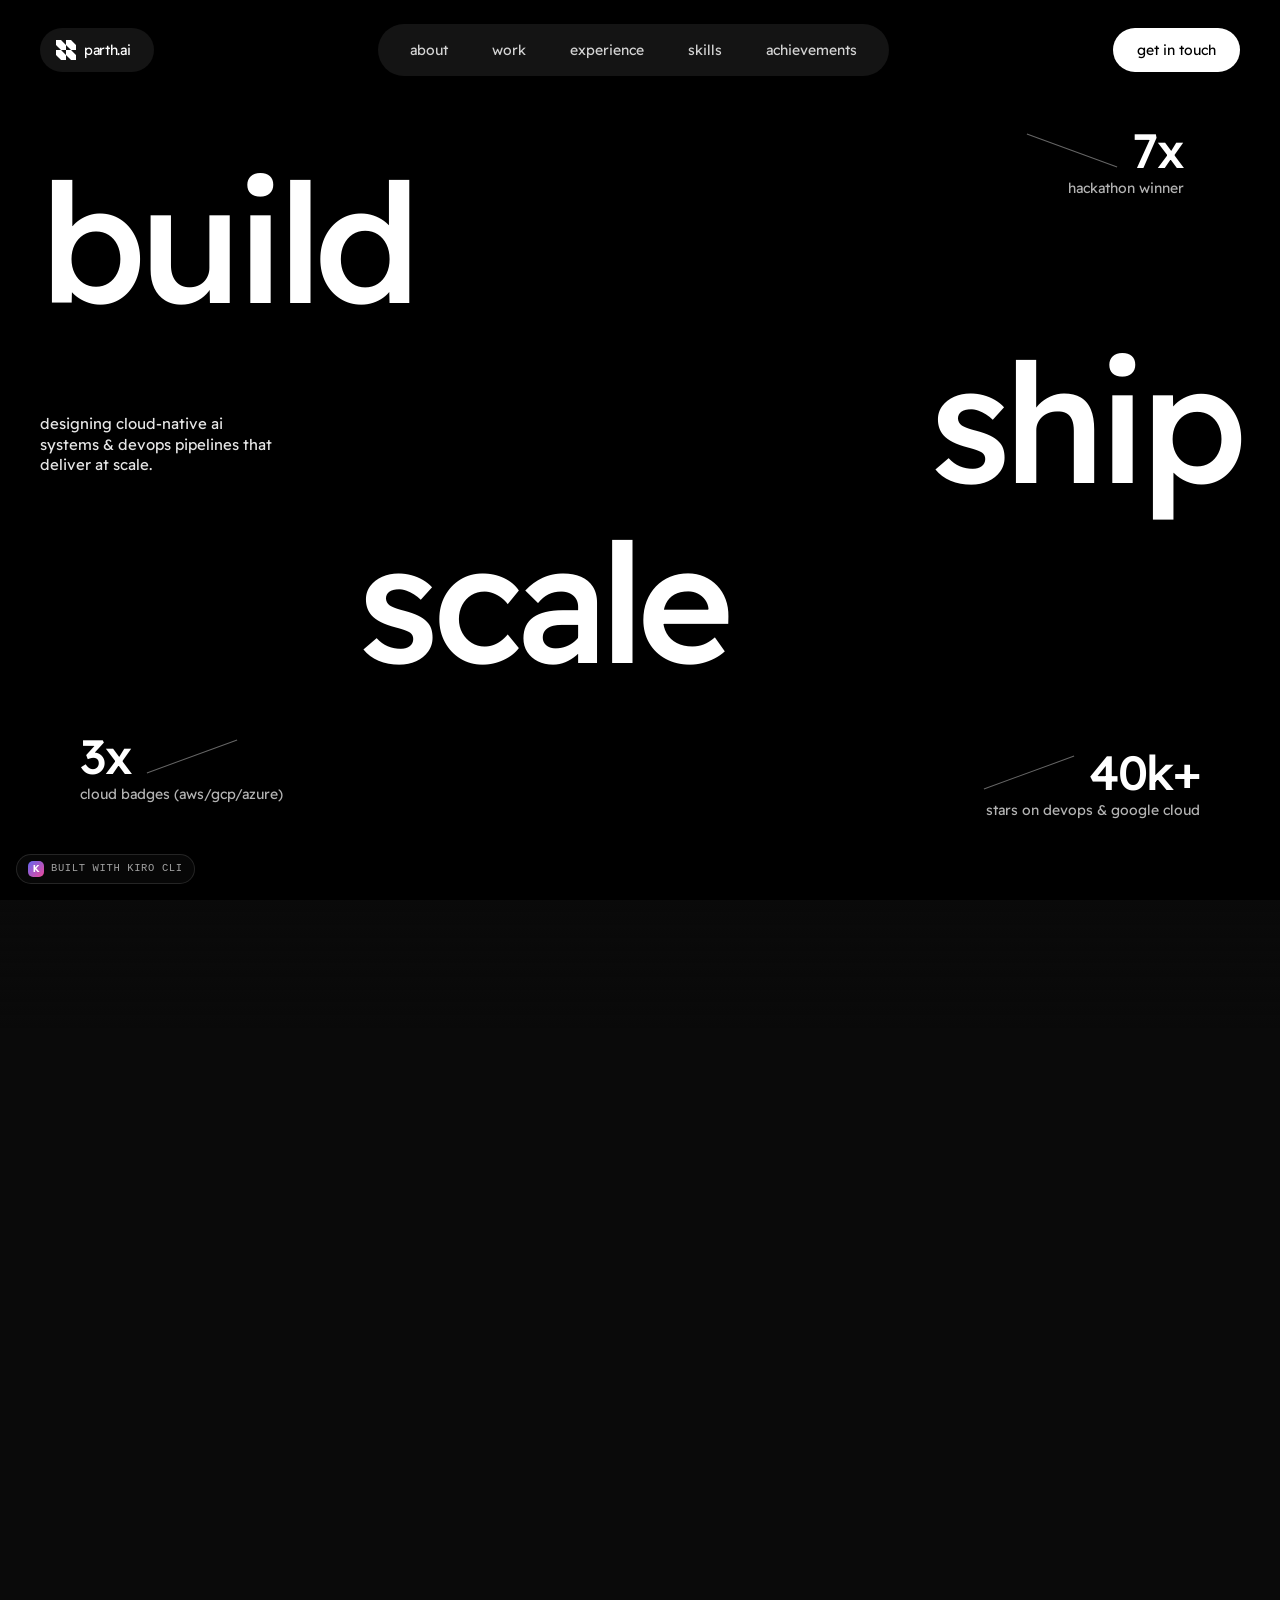
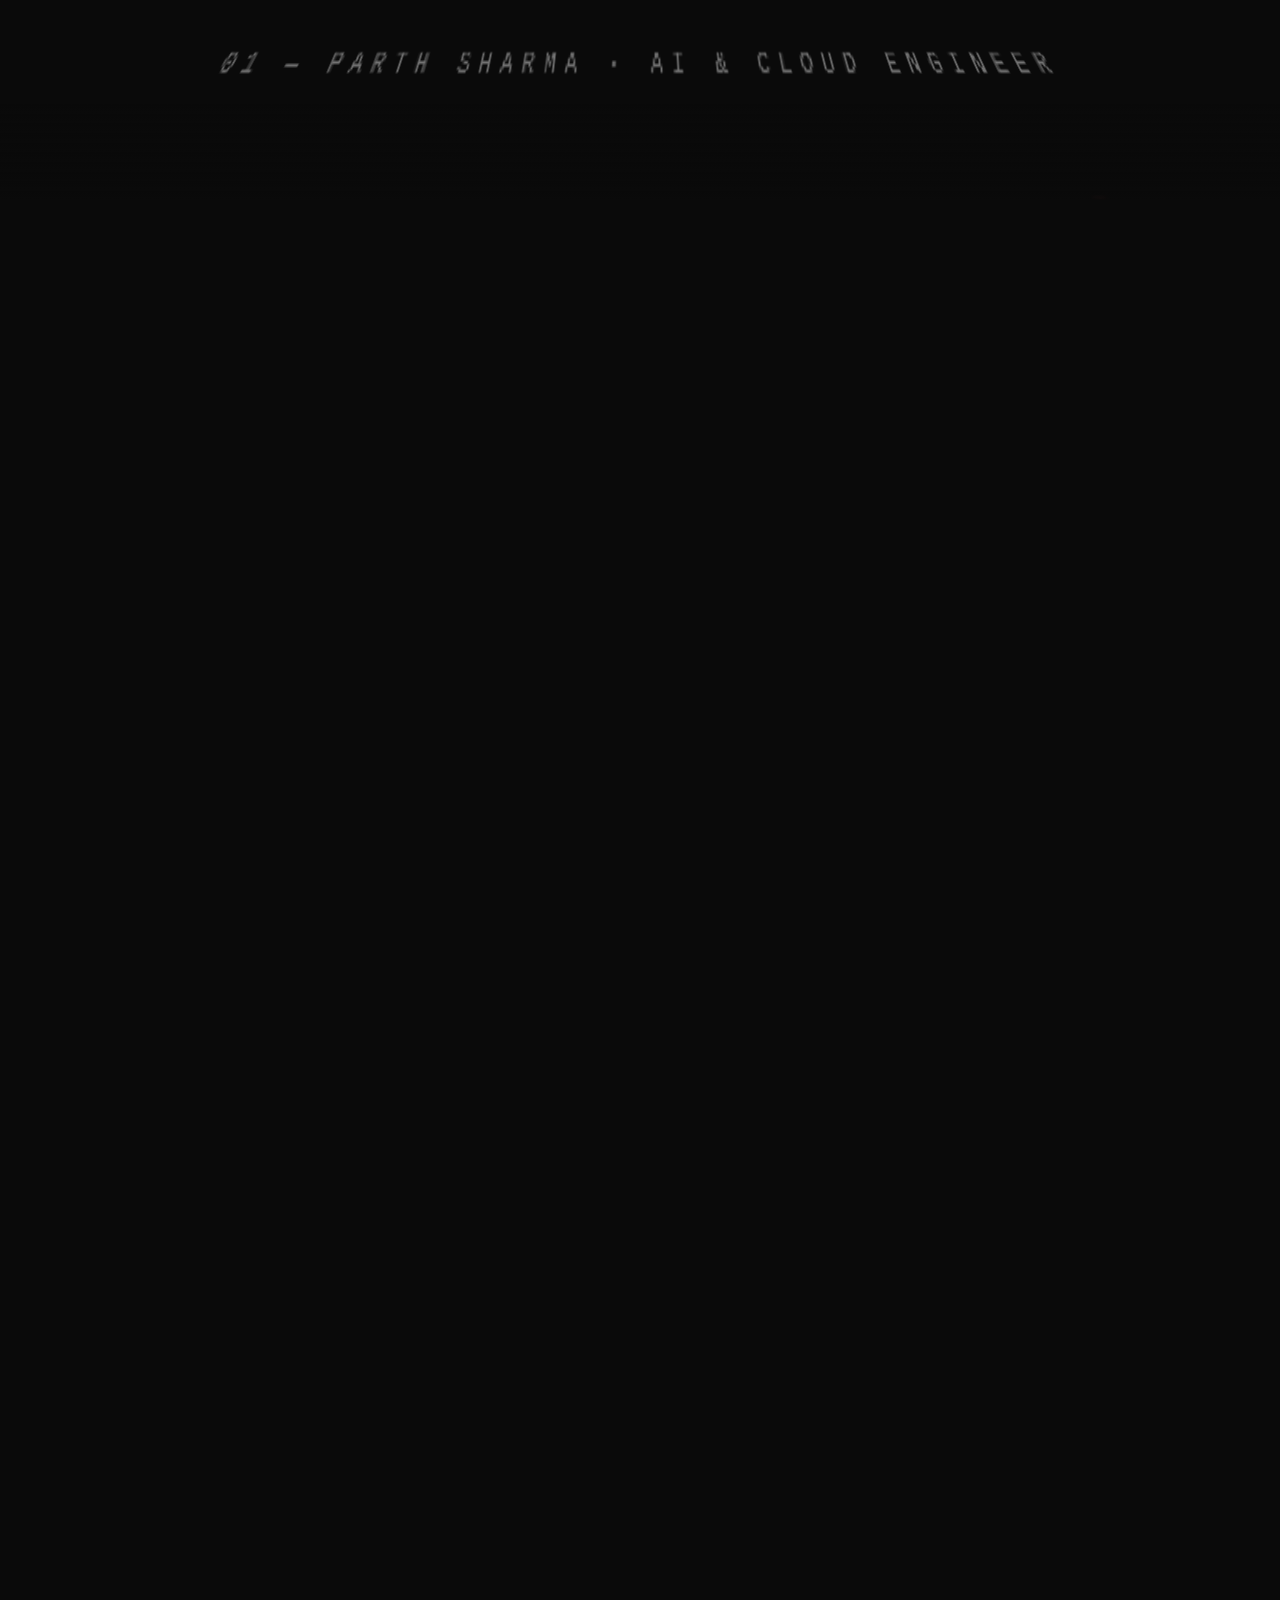
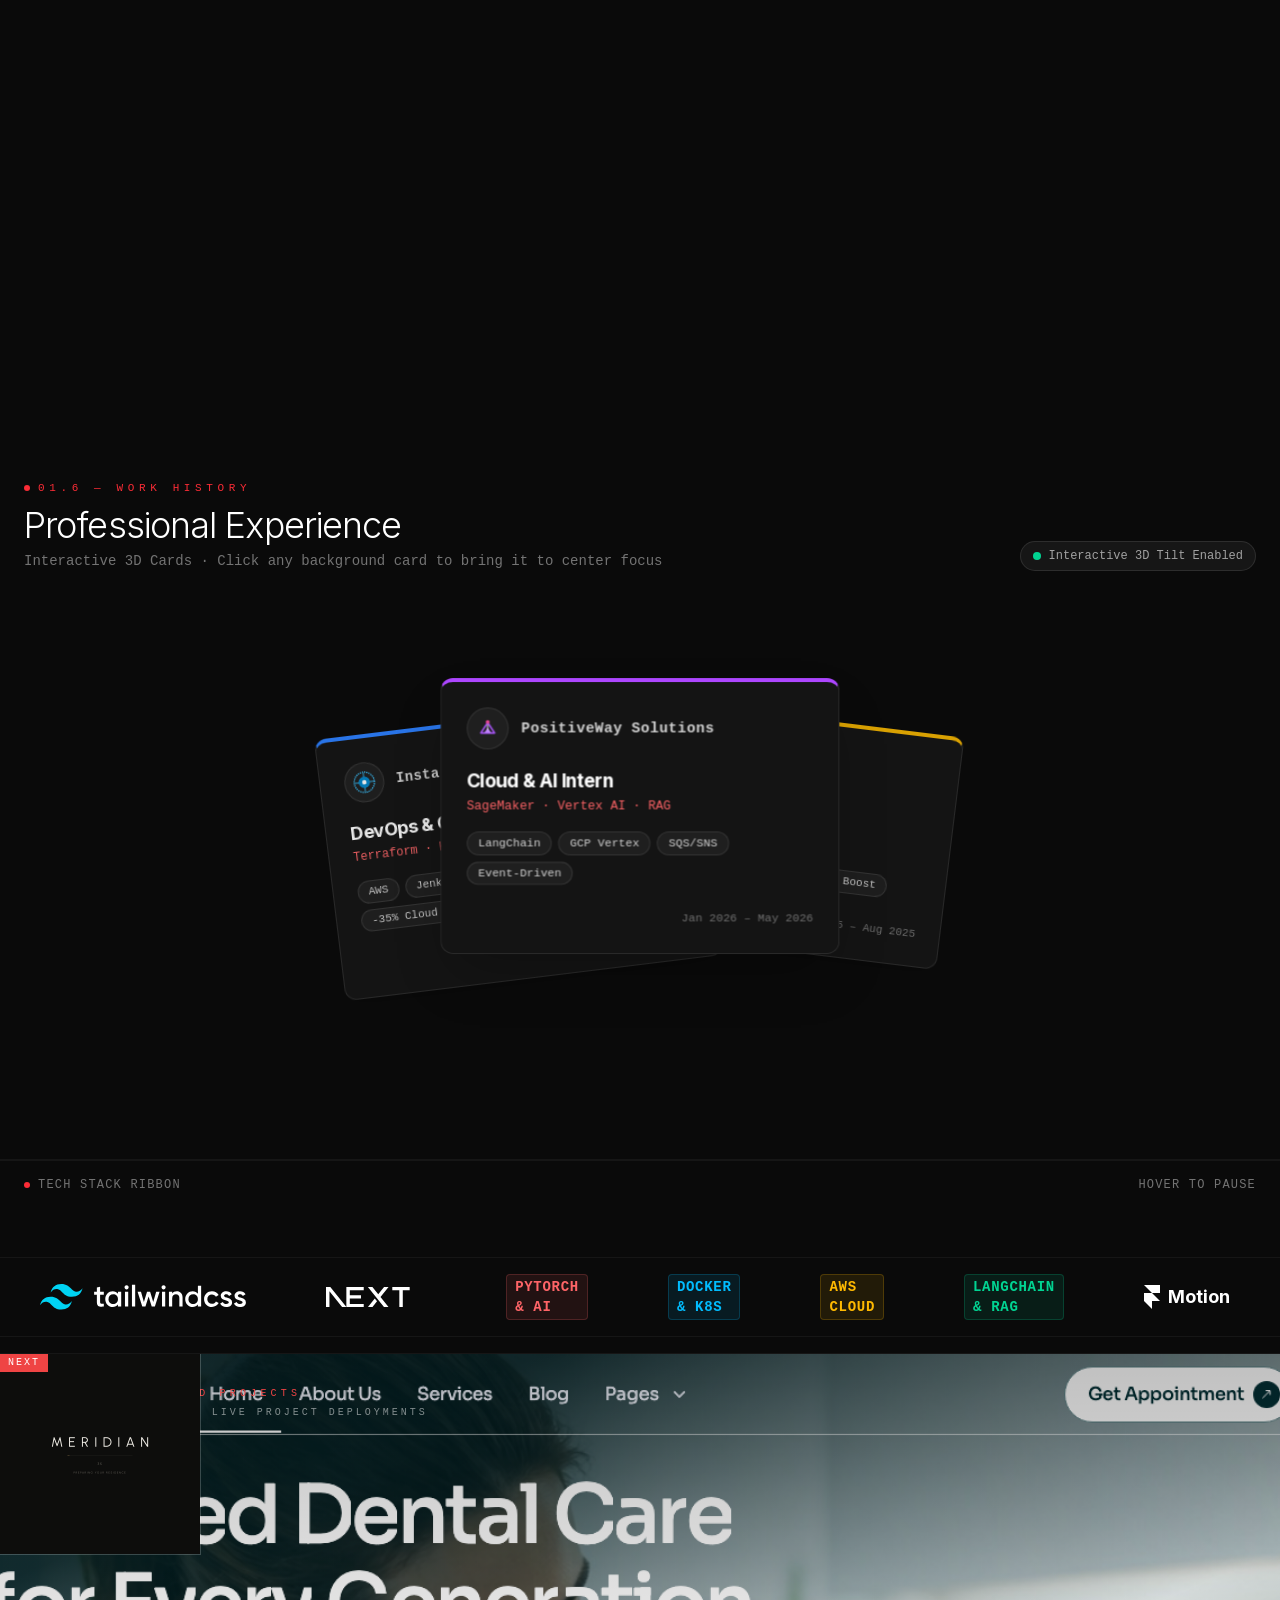
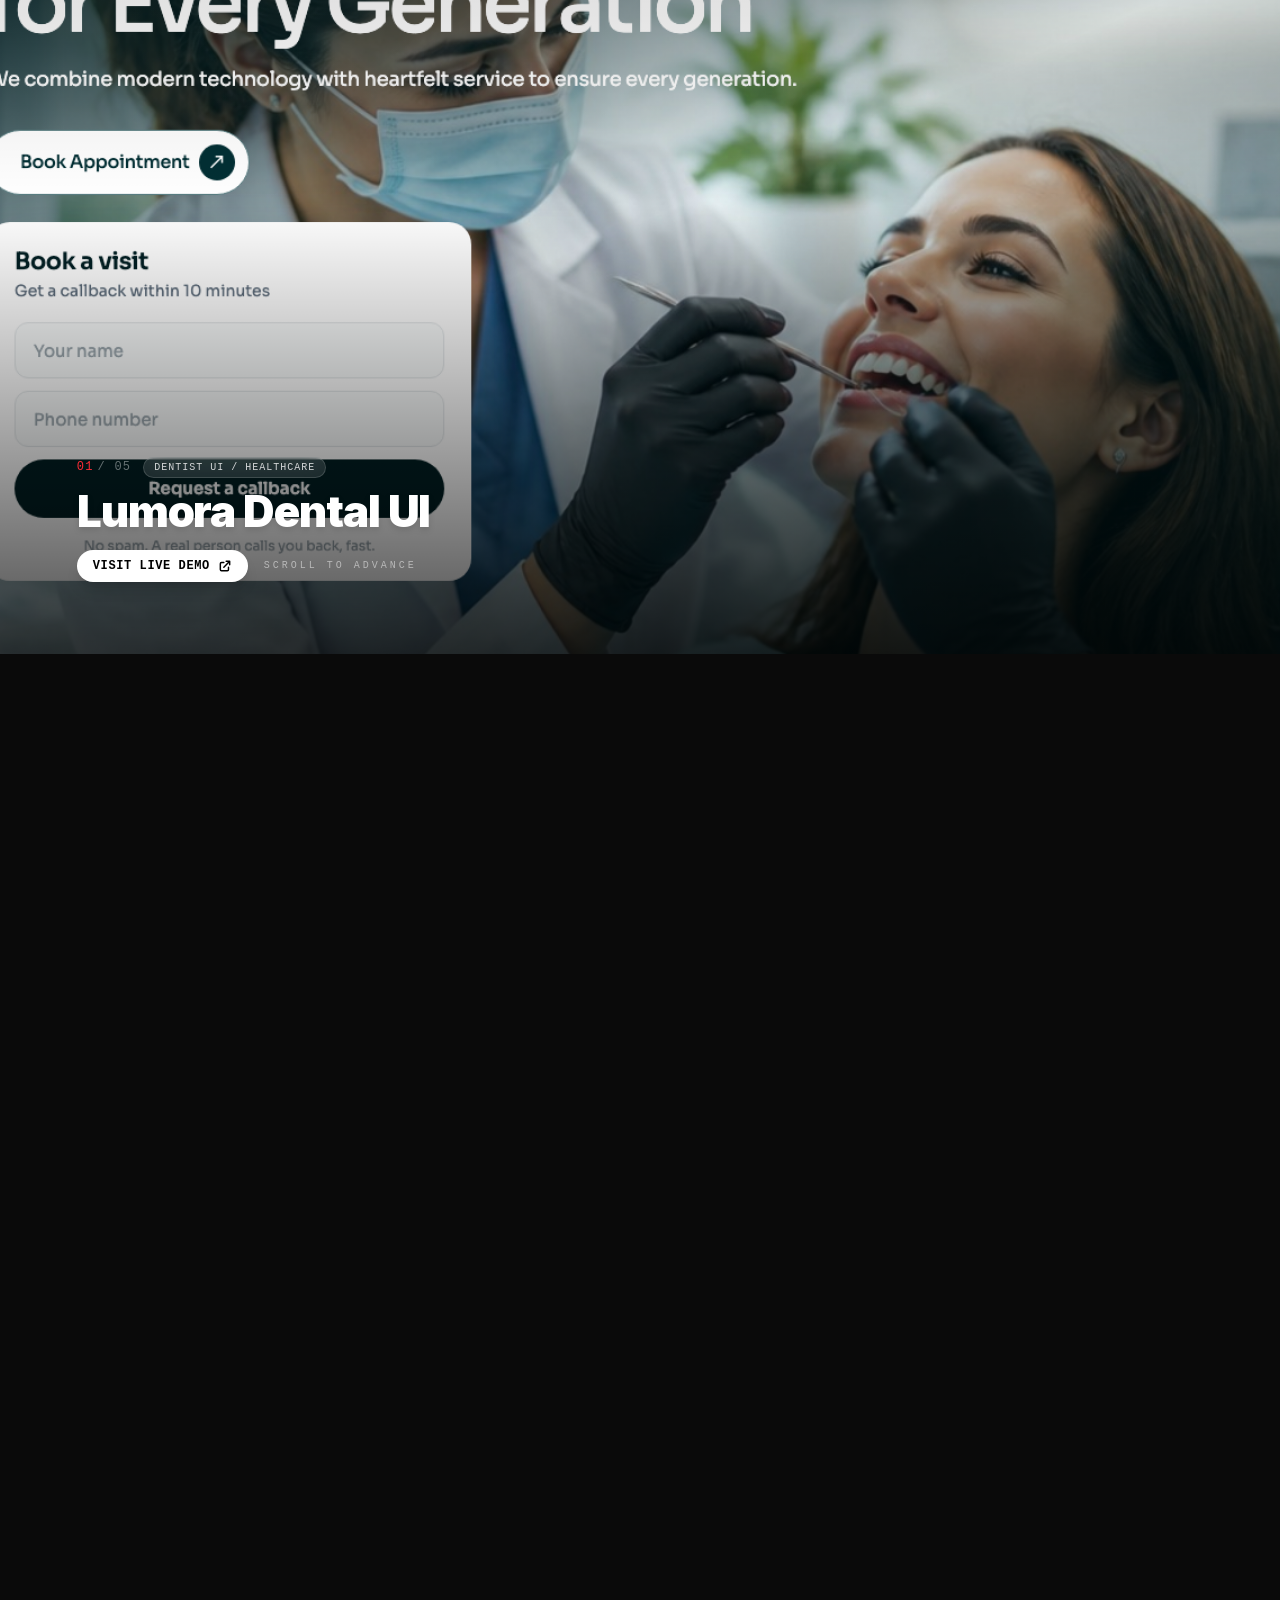
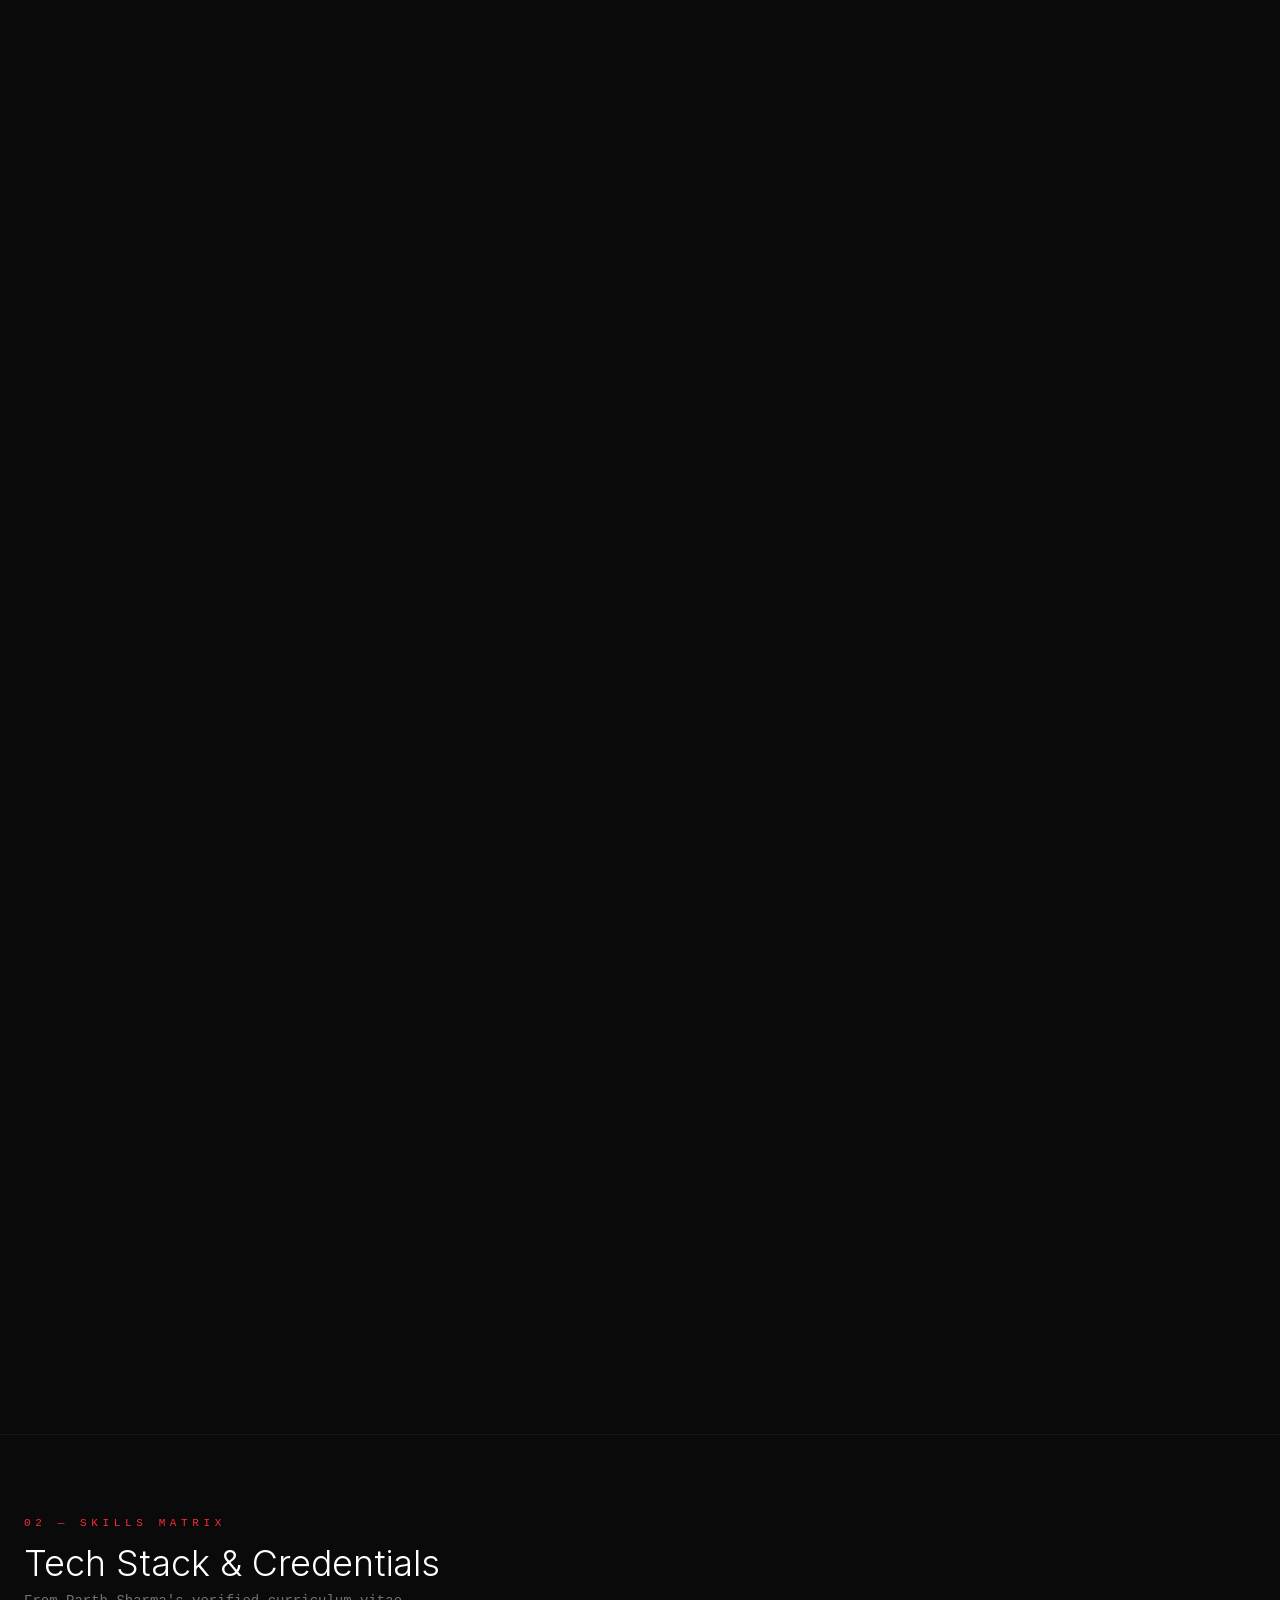
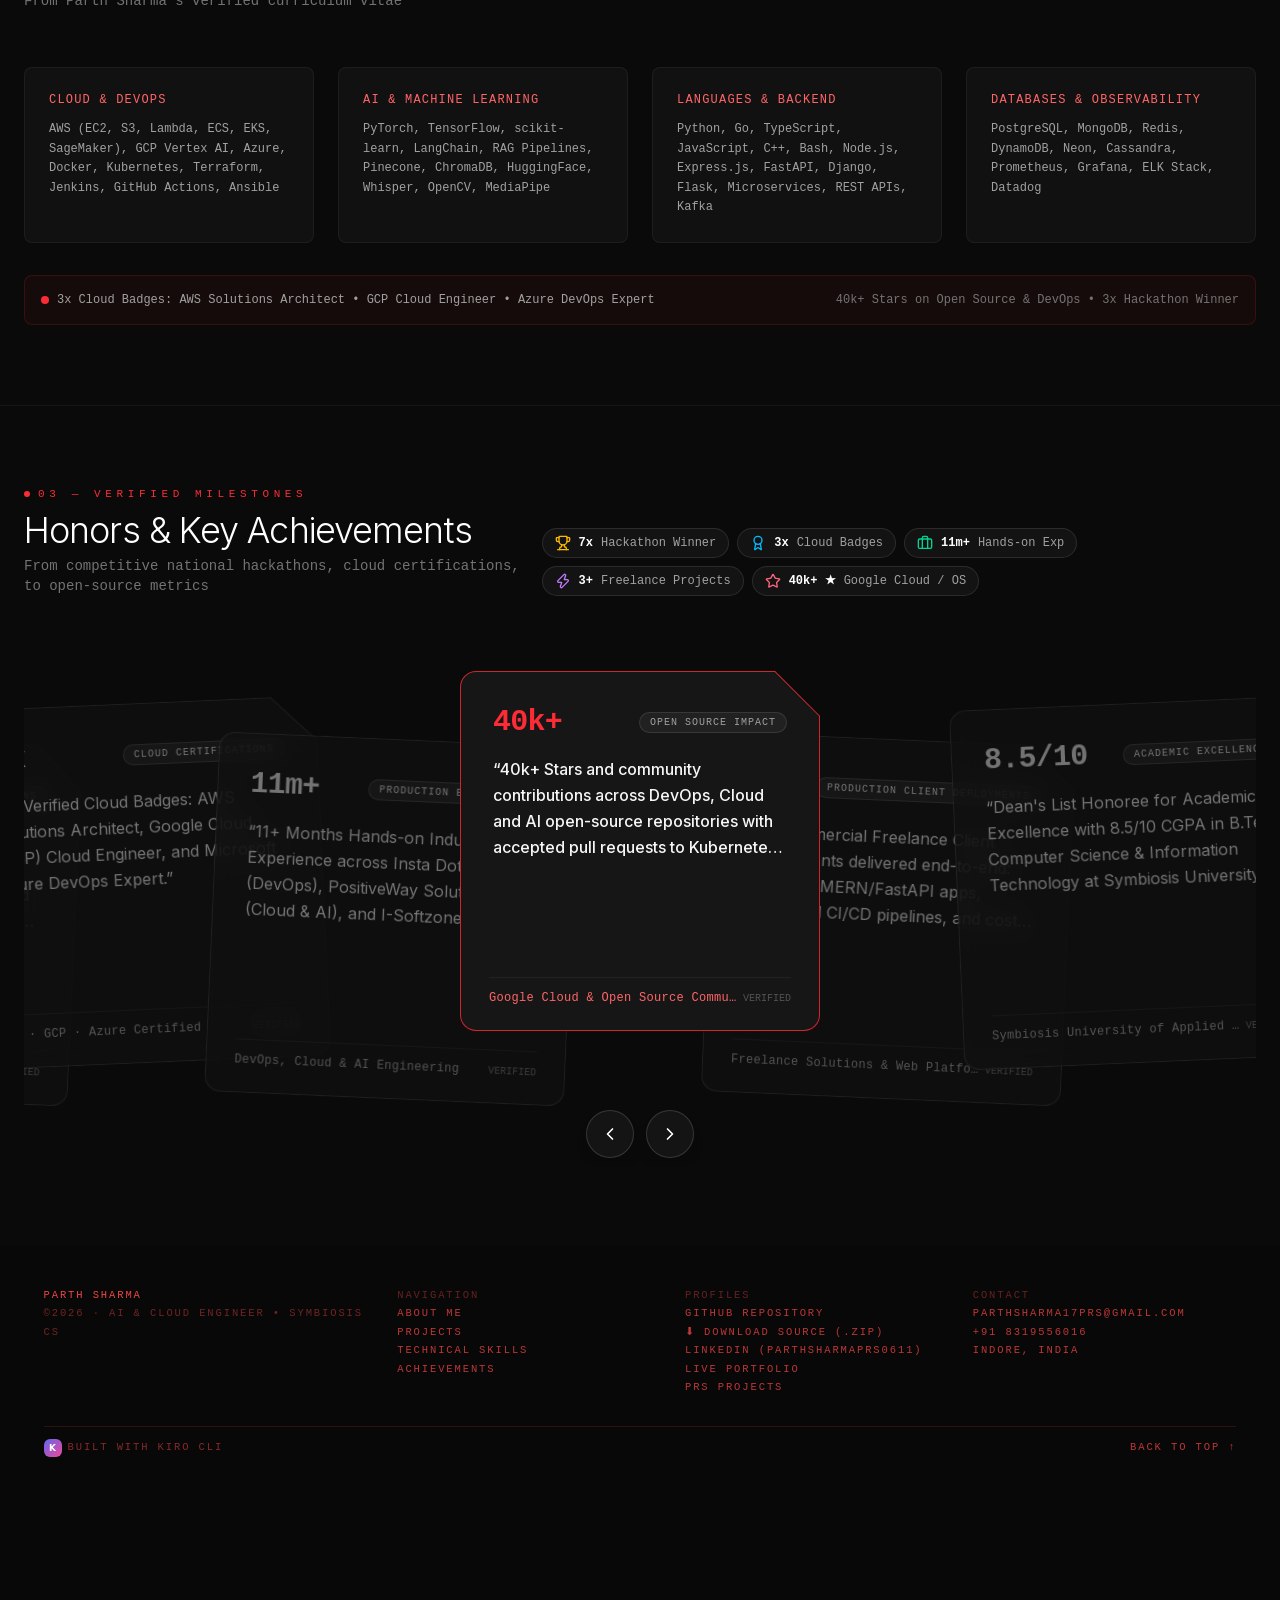
<file: index.html>
<!DOCTYPE html><html lang="en" class="_0bjUvq_variable _4LtYgq_variable"><head><meta charSet="utf-8"/><meta name="viewport" content="width=device-width, initial-scale=1"/><link rel="preload" href="/_next/static/media/07c7676b89ed2778-s.p.2bn3s6zvc0dyp.woff2" as="font" crossorigin="" type="font/woff2"/><link rel="preload" href="/_next/static/media/c0680f1bdb3a2e90-s.p.1gsd1jahc5dg_.woff2" as="font" crossorigin="" type="font/woff2"/><link rel="preload" as="image" href="/projects/lumora-dental.png"/><link rel="preload" as="image" href="/projects/realestate.png"/><link rel="stylesheet" href="/_next/static/chunks/0_luuuemr1il_.css" data-precedence="next"/><link rel="preload" as="script" fetchPriority="low" href="/_next/static/chunks/3cfn99dbrcvvp.js"/><script src="/_next/static/chunks/24oq267qibdq3.js" async=""></script><script src="/_next/static/chunks/3wbm-994r45kr.js" async=""></script><script src="/_next/static/chunks/turbopack-3-ry682tkyiqk.js" async=""></script><script src="/_next/static/chunks/42onvq6nokjl2.js" async=""></script><script src="/_next/static/chunks/1gvxwqmuj57en.js" async=""></script><title>Parth Sharma — Portfolio</title><meta name="description" content="Full-stack developer &amp; engineer. Building products that matter."/><meta name="keywords" content="Parth Sharma,developer,engineer,portfolio,full-stack"/><meta property="og:title" content="Parth Sharma — Portfolio"/><meta property="og:description" content="Full-stack developer &amp; engineer. Building products that matter."/><meta property="og:type" content="website"/><meta name="twitter:card" content="summary"/><meta name="twitter:title" content="Parth Sharma — Portfolio"/><meta name="twitter:description" content="Full-stack developer &amp; engineer. Building products that matter."/><meta name="generator" content="Kiro CLI — Amazon Kiro IDE"/><meta name="built-with" content="kiro-cli"/><link rel="icon" href="/favicon.ico?favicon.117ezoe8m31dk.ico" sizes="48x48" type="image/x-icon"/><meta name="next-size-adjust" content=""/><script src="/_next/static/chunks/0cz1d0mv5g_q7.js" noModule=""></script></head><body class="min-h-screen bg-[#0a0a0a] text-[#f0ede8] antialiased"><div data-kiro-watermark="true" style="position:fixed;bottom:16px;left:16px;z-index:9999;display:inline-flex;align-items:center;gap:7px;padding:6px 11px;border-radius:999px;background:rgba(10,10,10,.72);backdrop-filter:blur(8px);border:1px solid rgba(255,255,255,.12);font-family:ui-monospace,SFMono-Regular,Menlo,monospace;font-size:10.5px;letter-spacing:.06em;text-transform:uppercase;color:rgba(255,255,255,.62);pointer-events:none;user-select:none;"><span style="display:inline-flex;align-items:center;justify-content:center;width:16px;height:16px;border-radius:5px;background:linear-gradient(135deg,#6366f1,#ec4899);color:#fff;font-size:8.5px;font-weight:700;letter-spacing:0;font-family:system-ui,sans-serif;">K</span>Built with Kiro CLI</div><div hidden=""><!--$--><!--/$--></div><div class="relative w-full min-h-screen bg-[#0a0a0a] text-white selection:bg-red-500/20 selection:text-red-400"><section id="hero" class="w-full"><style>
        @import url('https://fonts.googleapis.com/css2?family=Readex+Pro:wght@300;400;500;600;700&display=swap');
        .hero-font { font-family: 'Readex Pro', system-ui, -apple-system, sans-serif; }
        .hero-title {
          letter-spacing: -0.04em;
          line-height: 0.95;
          font-family: 'Readex Pro', system-ui, -apple-system, sans-serif;
        }
      </style><section class="hero-font relative h-screen w-full overflow-hidden bg-black"><video class="absolute inset-0 w-full h-full object-cover" autoPlay="" loop="" muted="" playsInline="" src="https://d8j0ntlcm91z4.cloudfront.net/user_38xzZboKViGWJOttwIXH07lWA1P/hf_20260418_063509_7d167302-4fd4-480b-8260-18ab572333d4.mp4"></video><div class="absolute inset-0 bg-black/35 z-[1]"></div><div class="absolute z-20 px-6 md:px-10 pt-6 top-0 left-0 right-0"><nav class="flex items-center justify-between gap-4"><div class="flex items-center gap-2 bg-neutral-900/90 backdrop-blur rounded-full pl-4 pr-6 py-3"><svg viewBox="0 0 256 256" class="h-5 w-5" fill="none"><path d="M 128 192 L 128 256 L 64.5 256 L 32 223 L 0 192 L 0 128 L 64 128 Z
                     M 256 192 L 256 256 L 192.5 256 L 160 223 L 128 192 L 128 128 L 192 128 Z
                     M 128 64 L 128 128 L 64.5 128 L 32 95 L 0 64 L 0 0 L 64 0 Z
                     M 256 64 L 256 128 L 192.5 128 L 160 95 L 128 64 L 128 0 L 192 0 Z" fill="#ffffff"></path></svg><span class="text-white text-sm font-normal tracking-tight">parth.ai</span></div><div class="hidden md:flex items-center gap-1 bg-neutral-900/90 backdrop-blur rounded-full px-3 py-2"><a href="#about" class="text-neutral-300 hover:text-white transition-colors text-sm px-5 py-2 rounded-full">about</a><a href="#projects" class="text-neutral-300 hover:text-white transition-colors text-sm px-5 py-2 rounded-full">work</a><a href="#experience" class="text-neutral-300 hover:text-white transition-colors text-sm px-5 py-2 rounded-full">experience</a><a href="#skills" class="text-neutral-300 hover:text-white transition-colors text-sm px-5 py-2 rounded-full">skills</a><a href="#achievements" class="text-neutral-300 hover:text-white transition-colors text-sm px-5 py-2 rounded-full">achievements</a></div><a href="mailto:parthsharma17prs@gmail.com"><button class="bg-white text-black text-sm font-normal rounded-full px-6 py-3 hover:bg-neutral-200 transition-colors">get in touch</button></a></nav></div><div class="relative h-full w-full z-10"><h1 class="hero-title absolute text-white font-medium text-[14vw] md:text-[13vw] left-4 md:left-10 top-[18%]">build</h1><div class="absolute right-6 md:right-24 top-[14%]"><div class="flex items-center gap-3 justify-end"><div class="hidden md:block h-px w-24 bg-white/40 rotate-[20deg]"></div><span class="text-4xl md:text-5xl font-medium tracking-tight text-white">7x</span></div><p class="text-xs md:text-sm text-white/70 mt-1 text-right">hackathon winner</p></div><h1 class="hero-title absolute text-white font-medium text-[14vw] md:text-[13vw] right-4 md:right-10 top-[38%]">ship</h1><p class="absolute left-6 md:left-10 top-[46%] max-w-[240px] text-[15px] leading-snug text-white/90">designing cloud-native ai systems &amp; devops pipelines that deliver at scale.</p><h1 class="hero-title absolute text-white font-medium text-[14vw] md:text-[13vw] left-[18%] md:left-[28%] top-[58%]">scale</h1><div class="pointer-events-none absolute bottom-0 left-0 right-0 h-48 bg-gradient-to-b from-transparent to-black"></div><div class="absolute left-6 md:left-20 bottom-20 md:bottom-24"><div class="flex items-center gap-3"><span class="text-4xl md:text-5xl font-medium tracking-tight text-white">3x</span><div class="hidden md:block h-px w-24 bg-white/40 rotate-[-20deg]"></div></div><p class="text-xs md:text-sm text-white/70 mt-1">cloud badges (aws/gcp/azure)</p></div><div class="absolute right-6 md:right-20 bottom-16 md:bottom-20"><div class="flex items-center gap-3 justify-end"><div class="hidden md:block h-px w-24 bg-white/40 rotate-[-20deg]"></div><span class="text-4xl md:text-5xl font-medium tracking-tight text-white">40k+</span></div><p class="text-xs md:text-sm text-white/70 mt-1 text-right">stars on devops &amp; google cloud</p></div></div></section></section><div id="about" class="relative z-20 h-[300vh] w-full bg-[#0a0a0a]"><div class="absolute left-1/2 top-[7%] grid -translate-x-1/2 content-start justify-items-center gap-6 text-center pointer-events-none select-none"><span class="relative max-w-[14ch] text-[10px] font-mono uppercase leading-tight tracking-[0.35em] text-neutral-600 after:absolute after:left-1/2 after:top-full after:mt-2 after:h-14 after:w-px after:bg-gradient-to-b after:from-transparent after:to-red-500/40 after:content-[&#x27;&#x27;]">scroll to reveal</span></div><div class="sticky top-0 flex h-screen w-full items-center justify-center overflow-hidden bg-[#0a0a0a]" style="transform-style:preserve-3d;perspective:220px"><div class="pointer-events-none absolute inset-x-0 top-0 h-32 z-10" style="background:linear-gradient(to bottom, #0a0a0a, transparent)"></div><div class="relative w-full max-w-5xl px-6 text-center text-5xl sm:text-6xl md:text-7xl font-black tracking-tight leading-[1.08] text-[#ef4444] select-none" style="transform-style:preserve-3d;transform:rotateX(28deg) translateY(560px) translateZ(10px)"><p class="mb-6 font-mono text-[11px] uppercase tracking-[0.45em] text-neutral-500 font-normal">01 — Parth Sharma · AI &amp; Cloud Engineer</p>B.Tech CS · Symbiosis · Indore — building cloud-native AI systems that ship. DevOps intern at InstaDot &amp; PositiveWay. Three hackathon wins. RAG pipelines, Kubernetes, PyTorch, AWS — from idea to prod.<div class="pointer-events-none absolute inset-x-0 bottom-0 h-[55%]" style="background:linear-gradient(to bottom, transparent, #0a0a0a)"></div></div><div class="pointer-events-none absolute inset-x-0 bottom-0 h-24 z-10" style="background:linear-gradient(to top, #0a0a0a, transparent)"></div></div></div><section class="relative z-20 w-full bg-[#0a0a0a] py-20 px-6 border-b border-white/5 overflow-hidden"><div class="max-w-7xl mx-auto"><div class="flex flex-col md:flex-row md:items-end justify-between gap-4 mb-12"><div><div class="flex items-center gap-2 mb-2"><span class="w-1.5 h-1.5 rounded-full bg-red-500 animate-pulse"></span><span class="font-mono text-[11px] uppercase tracking-[0.42em] text-red-500">01.6 — Work History</span></div><h2 class="text-3xl md:text-4xl font-light text-white tracking-tight">Professional Experience</h2><p class="text-neutral-500 text-sm mt-1.5 font-mono">Interactive 3D Cards · Click any background card to bring it to center focus</p></div><div class="hidden sm:flex items-center gap-2 px-3 py-1.5 rounded-full bg-white/5 border border-white/10 text-xs font-mono text-neutral-400"><span class="inline-block w-2 h-2 rounded-full bg-emerald-400"></span><span>Interactive 3D Tilt Enabled</span></div></div><div class="relative flex h-[460px] w-full items-center justify-center"><div class="relative h-full w-full max-w-4xl flex items-center justify-center" style="perspective:1200px"><div class="max-w-sm shrink-0 transform-gpu cursor-pointer overflow-hidden rounded-xl bg-[#141414] border border-white/10 p-6 shadow-xl transition-all duration-300 hover:shadow-2xl hover:border-white/20 border-t-4 border-t-blue-500 absolute left-0 right-0 top-1/6 mx-auto w-[340px] sm:w-[380px] rotate-[-7deg] translate-x-[-32%] translate-y-[8%] z-0 opacity-80 md:opacity-90 hover:opacity-100" aria-label="Experience: DevOps &amp; Cloud Intern at Insta Dot Analytics" tabindex="0" style="transform-style:preserve-3d;transform:none"><div style="transform:translateZ(24px)" class="space-y-4"><div class="flex items-center space-x-3"><div class="flex h-10 w-10 shrink-0 items-center justify-center rounded-full bg-white/5 border border-white/10 p-2 overflow-hidden"><svg viewBox="0 0 100 100" class="w-6 h-6" fill="none"><circle cx="50" cy="50" r="46" stroke="#38bdf8" stroke-width="6" stroke-dasharray="6 4"></circle><circle cx="50" cy="50" r="26" fill="#0284c7"></circle><circle cx="50" cy="50" r="10" fill="#ffffff"></circle><path d="M50 8 L50 24 M50 76 L50 92 M8 50 L24 50 M76 50 L92 50" stroke="#38bdf8" stroke-width="4" stroke-linecap="round"></path></svg></div><span class="font-semibold text-sm tracking-wide text-neutral-300 font-mono">Insta Dot Analytics</span></div><div><h3 class="text-lg font-bold text-white tracking-tight">DevOps &amp; Cloud Intern</h3><p class="text-xs font-mono text-red-400 mt-0.5">Terraform · K8s · CI/CD</p></div><div class="flex flex-wrap gap-1.5"><span class="rounded-full bg-white/5 border border-white/10 px-2.5 py-0.5 text-[11px] font-mono text-neutral-300">AWS</span><span class="rounded-full bg-white/5 border border-white/10 px-2.5 py-0.5 text-[11px] font-mono text-neutral-300">Jenkins</span><span class="rounded-full bg-white/5 border border-white/10 px-2.5 py-0.5 text-[11px] font-mono text-neutral-300">Kubernetes</span><span class="rounded-full bg-white/5 border border-white/10 px-2.5 py-0.5 text-[11px] font-mono text-neutral-300">-35% Cloud Cost</span></div><div class="pt-2 text-right text-[11px] font-mono text-neutral-500">June 2026 – Aug 2026</div></div></div><div class="max-w-sm shrink-0 transform-gpu cursor-pointer overflow-hidden rounded-xl bg-[#141414] border border-white/10 p-6 transition-all duration-300 hover:shadow-2xl hover:border-white/20 border-t-4 border-t-purple-500 absolute left-0 right-0 top-1/6 mx-auto w-[340px] sm:w-[380px] rotate-[0deg] translate-y-[-4%] z-20 shadow-2xl scale-105" aria-label="Experience: Cloud &amp; AI Intern at PositiveWay Solutions" tabindex="0" style="transform-style:preserve-3d;transform:none"><div style="transform:translateZ(24px)" class="space-y-4"><div class="flex items-center space-x-3"><div class="flex h-10 w-10 shrink-0 items-center justify-center rounded-full bg-white/5 border border-white/10 p-2 overflow-hidden"><svg viewBox="0 0 100 100" class="w-6 h-6" fill="none"><path d="M20 70 L50 25 L80 70 Z" stroke="#a855f7" stroke-width="7" stroke-linejoin="round"></path><path d="M35 70 L50 48 L65 70 Z" fill="#c084fc"></path><circle cx="50" cy="22" r="8" fill="#ec4899"></circle><path d="M50 35 L50 55" stroke="#ffffff" stroke-width="4" stroke-linecap="round"></path></svg></div><span class="font-semibold text-sm tracking-wide text-neutral-300 font-mono">PositiveWay Solutions</span></div><div><h3 class="text-lg font-bold text-white tracking-tight">Cloud &amp; AI Intern</h3><p class="text-xs font-mono text-red-400 mt-0.5">SageMaker · Vertex AI · RAG</p></div><div class="flex flex-wrap gap-1.5"><span class="rounded-full bg-white/5 border border-white/10 px-2.5 py-0.5 text-[11px] font-mono text-neutral-300">LangChain</span><span class="rounded-full bg-white/5 border border-white/10 px-2.5 py-0.5 text-[11px] font-mono text-neutral-300">GCP Vertex</span><span class="rounded-full bg-white/5 border border-white/10 px-2.5 py-0.5 text-[11px] font-mono text-neutral-300">SQS/SNS</span><span class="rounded-full bg-white/5 border border-white/10 px-2.5 py-0.5 text-[11px] font-mono text-neutral-300">Event-Driven</span></div><div class="pt-2 text-right text-[11px] font-mono text-neutral-500">Jan 2026 – May 2026</div></div></div><div class="max-w-sm shrink-0 transform-gpu cursor-pointer overflow-hidden rounded-xl bg-[#141414] border border-white/10 p-6 shadow-xl transition-all duration-300 hover:shadow-2xl hover:border-white/20 border-t-4 border-t-yellow-500 absolute left-0 right-0 top-1/6 mx-auto w-[340px] sm:w-[380px] rotate-[7deg] translate-x-[32%] translate-y-[8%] z-10 opacity-80 md:opacity-90 hover:opacity-100" aria-label="Experience: Full Stack Developer Intern at I-Softzone" tabindex="0" style="transform-style:preserve-3d;transform:none"><div style="transform:translateZ(24px)" class="space-y-4"><div class="flex items-center space-x-3"><div class="flex h-10 w-10 shrink-0 items-center justify-center rounded-full bg-white/5 border border-white/10 p-2 overflow-hidden"><svg viewBox="0 0 100 100" class="w-6 h-6" fill="none"><rect x="15" y="15" width="70" height="70" rx="16" fill="#eab308"></rect><path d="M35 32 L65 32 M50 32 L50 68 M35 68 L65 68" stroke="#171717" stroke-width="8" stroke-linecap="round" stroke-linejoin="round"></path><circle cx="70" cy="30" r="5" fill="#ef4444"></circle></svg></div><span class="font-semibold text-sm tracking-wide text-neutral-300 font-mono">I-Softzone</span></div><div><h3 class="text-lg font-bold text-white tracking-tight">Full Stack Developer Intern</h3><p class="text-xs font-mono text-red-400 mt-0.5">React · PostgreSQL · REST</p></div><div class="flex flex-wrap gap-1.5"><span class="rounded-full bg-white/5 border border-white/10 px-2.5 py-0.5 text-[11px] font-mono text-neutral-300">React.js</span><span class="rounded-full bg-white/5 border border-white/10 px-2.5 py-0.5 text-[11px] font-mono text-neutral-300">PostgreSQL</span><span class="rounded-full bg-white/5 border border-white/10 px-2.5 py-0.5 text-[11px] font-mono text-neutral-300">+40% Perf Boost</span></div><div class="pt-2 text-right text-[11px] font-mono text-neutral-500">June 2025 – Aug 2025</div></div></div></div></div></div></section><section class="relative z-20 w-full bg-[#0a0a0a] border-y border-white/5 py-4 overflow-hidden"><div class="max-w-7xl mx-auto px-6 mb-2 flex items-center justify-between text-xs font-mono text-neutral-500 uppercase tracking-widest"><span class="flex items-center gap-2"><span class="w-1.5 h-1.5 rounded-full bg-red-500 animate-pulse"></span>Tech Stack Ribbon</span><span>Hover to pause</span></div><div class="w-full overflow-hidden sm:mt-16 mt-8 z-20"><style>
        @keyframes marquee {
          from { transform: translateX(0%); }
          to { transform: translateX(-50%); }
        }
        @keyframes marquee-reverse {
          from { transform: translateX(-50%); }
          to { transform: translateX(0%); }
        }
        .animate-marquee-track {
          display: flex;
          width: max-content;
          animation: marquee var(--duration, 30s) linear infinite;
        }
        .animate-marquee-track-reverse {
          display: flex;
          width: max-content;
          animation: marquee-reverse var(--duration, 30s) linear infinite;
        }
      </style><div class="relative flex w-full max-w-[100vw] overflow-hidden py-4 border-y border-white/5 bg-[#0a0a0a]"><div class="animate-marquee-track hover:[animation-play-state:paused]" style="--duration:25s"><div class="relative h-full w-fit mx-[2.5rem] flex items-center justify-start"><svg class="h-[26px] sm:w-auto w-[130px]" xmlns="http://www.w3.org/2000/svg" fill="none" viewBox="0 0 262 33"><path class="fill-cyan-400" fill-rule="evenodd" clip-rule="evenodd" d="M27 0C19.8 0 15.3 3.6 13.5 10.8C16.2 7.2 19.35 5.85 22.95 6.75C25.004 7.263 26.472 8.754 28.097 10.403C30.744 13.09 33.808 16.2 40.5 16.2C47.7 16.2 52.2 12.6 54 5.4C51.3 9 48.15 10.35 44.55 9.45C42.496 8.937 41.028 7.446 39.403 5.797C36.756 3.11 33.692 0 27 0ZM13.5 16.2C6.3 16.2 1.8 19.8 0 27C2.7 23.4 5.85 22.05 9.45 22.95C11.504 23.464 12.972 24.954 14.597 26.603C17.244 29.29 20.308 32.4 27 32.4C34.2 32.4 38.7 28.8 40.5 21.6C37.8 25.2 34.65 26.55 31.05 25.65C28.996 25.137 27.528 23.646 25.903 21.997C23.256 19.31 20.192 16.2 13.5 16.2Z"></path><path class="fill-white" fill-rule="evenodd" clip-rule="evenodd" d="M80.996 13.652H76.284V22.772C76.284 25.204 77.88 25.166 80.996 25.014V28.7C74.688 29.46 72.18 27.712 72.18 22.772V13.652H68.684V9.69996H72.18V4.59596L76.284 3.37996V9.69996H80.996V13.652ZM98.958 9.69996H103.062V28.7H98.958V25.964C97.514 27.978 95.272 29.194 92.308 29.194C87.14 29.194 82.846 24.824 82.846 19.2C82.846 13.538 87.14 9.20596 92.308 9.20596C95.272 9.20596 97.514 10.422 98.958 12.398V9.69996ZM92.954 25.28C96.374 25.28 98.958 22.734 98.958 19.2C98.958 15.666 96.374 13.12 92.954 13.12C89.534 13.12 86.95 15.666 86.95 19.2C86.95 22.734 89.534 25.28 92.954 25.28ZM109.902 6.84996C108.458 6.84996 107.28 5.63396 107.28 4.22796C107.281 3.53297 107.558 2.86682 108.049 2.37539C108.541 1.88395 109.207 1.60728 109.902 1.60596C110.597 1.60728 111.263 1.88395 111.755 2.37539C112.246 2.86682 112.523 3.53297 112.524 4.22796C112.524 5.63396 111.346 6.84996 109.902 6.84996ZM107.85 28.7V9.69996H111.954V28.7H107.85ZM116.704 28.7V0.959961H120.808V28.7H116.704ZM147.446 9.69996H151.778L145.812 28.7H141.784L137.832 15.894L133.842 28.7H129.814L123.848 9.69996H128.18L131.866 22.81L135.856 9.69996H139.77L143.722 22.81L147.446 9.69996ZM156.87 6.84996C155.426 6.84996 154.248 5.63396 154.248 4.22796C154.249 3.53297 154.526 2.86682 155.017 2.37539C155.509 1.88395 156.175 1.60728 156.87 1.60596C157.565 1.60728 158.231 1.88395 158.723 2.37539C159.214 2.86682 159.491 3.53297 159.492 4.22796C159.492 5.63396 158.314 6.84996 156.87 6.84996ZM154.818 28.7V9.69996H158.922V28.7H154.818ZM173.666 9.20596C177.922 9.20596 180.962 12.094 180.962 17.034V28.7H176.858V17.452C176.858 14.564 175.186 13.044 172.602 13.044C169.904 13.044 167.776 14.64 167.776 18.516V28.7H163.672V9.69996H167.776V12.132C169.03 10.156 171.082 9.20596 173.666 9.20596ZM200.418 2.09996H204.522V28.7H200.418V25.964C198.974 27.978 196.732 29.194 193.768 29.194C188.6 29.194 184.306 24.824 184.306 19.2C184.306 13.538 188.6 9.20596 193.768 9.20596C196.732 9.20596 198.974 10.422 200.418 12.398V2.09996ZM194.414 25.28C197.834 25.28 200.418 22.734 200.418 19.2C200.418 15.666 197.834 13.12 194.414 13.12C190.994 13.12 188.41 15.666 188.41 19.2C188.41 22.734 190.994 25.28 194.414 25.28ZM218.278 29.194C212.54 29.194 208.246 24.824 208.246 19.2C208.246 13.538 212.54 9.20596 218.278 9.20596C222.002 9.20596 225.232 11.144 226.752 14.108L223.218 16.16C222.382 14.374 220.52 13.234 218.24 13.234C214.896 13.234 212.35 15.78 212.35 19.2C212.35 22.62 214.896 25.166 218.24 25.166C220.52 25.166 222.382 23.988 223.294 22.24L226.828 24.254C225.232 27.256 222.002 29.194 218.278 29.194ZM233.592 14.944C233.592 18.402 243.814 16.312 243.814 23.342C243.814 27.142 240.508 29.194 236.404 29.194C232.604 29.194 229.868 27.484 228.652 24.748L232.186 22.696C232.794 24.406 234.314 25.432 236.404 25.432C238.228 25.432 239.634 24.824 239.634 23.304C239.634 19.922 229.412 21.822 229.412 15.02C229.412 11.448 232.49 9.20596 236.366 9.20596C239.482 9.20596 242.066 10.65 243.396 13.158L239.938 15.096C239.254 13.614 237.924 12.93 236.366 12.93C234.884 12.93 233.592 13.576 233.592 14.944ZM251.11 14.944C251.11 18.402 261.332 16.312 261.332 23.342C261.332 27.142 258.026 29.194 253.922 29.194C250.122 29.194 247.386 27.484 246.17 24.748L249.704 22.696C250.312 24.406 251.832 25.432 253.922 25.432C255.746 25.432 257.152 24.824 257.152 23.304C257.152 19.922 246.93 21.822 246.93 15.02C246.93 11.448 250.008 9.20596 253.884 9.20596C257 9.20596 259.584 10.65 260.914 13.158L257.456 15.096C256.772 13.614 255.442 12.93 253.884 12.93C252.402 12.93 251.11 13.576 251.11 14.944Z"></path></svg></div><div class="relative h-full w-fit mx-[2.5rem] flex items-center justify-start"><svg class="h-[20px] fill-white" xmlns="http://www.w3.org/2000/svg" viewBox="0 0 394 79"><path d="M261.919 0.0330722H330.547V12.7H303.323V79.339H289.71V12.7H261.919V0.0330722Z"></path><path d="M149.052 0.0330722V12.7H94.0421V33.0772H138.281V45.7441H94.0421V66.6721H149.052V79.339H80.43V12.7H80.4243V0.0330722H149.052Z"></path><path d="M183.32 0.0661486H165.506L229.312 79.3721H247.178L215.271 39.7464L247.127 0.126654L229.312 0.154184L206.352 28.6697L183.32 0.0661486Z"></path><path d="M201.6 56.7148L192.679 45.6229L165.455 79.4326H183.32L201.6 56.7148Z"></path><path clip-rule="evenodd" d="M80.907 79.339L17.0151 0H0V79.3059H13.6121V16.9516L63.8067 79.339H80.907Z" fill-rule="evenodd"></path></svg></div><div class="relative h-full w-fit mx-[2.5rem] flex items-center justify-start"><div class="flex items-center gap-2 font-mono text-sm uppercase tracking-wider text-red-400 font-bold"><span class="px-2 py-0.5 rounded bg-red-400/10 border border-red-400/20">PyTorch &amp; AI</span></div></div><div class="relative h-full w-fit mx-[2.5rem] flex items-center justify-start"><div class="flex items-center gap-2 font-mono text-sm uppercase tracking-wider text-sky-400 font-bold"><span class="px-2 py-0.5 rounded bg-sky-400/10 border border-sky-400/20">Docker &amp; K8s</span></div></div><div class="relative h-full w-fit mx-[2.5rem] flex items-center justify-start"><div class="flex items-center gap-2 font-mono text-sm uppercase tracking-wider text-amber-400 font-bold"><span class="px-2 py-0.5 rounded bg-amber-400/10 border border-amber-400/20">AWS Cloud</span></div></div><div class="relative h-full w-fit mx-[2.5rem] flex items-center justify-start"><div class="flex items-center gap-2 font-mono text-sm uppercase tracking-wider text-emerald-400 font-bold"><span class="px-2 py-0.5 rounded bg-emerald-400/10 border border-emerald-400/20">LangChain &amp; RAG</span></div></div><div class="relative h-full w-fit mx-[2.5rem] flex items-center justify-start"><div class="h-fit flex items-center justify-start font-bold text-lg gap-2 text-white"><svg viewBox="0 0 14 21" role="presentation" class="h-[24px] fill-current"><path d="M0 0h14v7H7zm0 7h7l7 7H7v7l-7-7z" fill="currentColor"></path></svg>Motion</div></div><div class="relative h-full w-fit mx-[2.5rem] flex items-center justify-start"><svg class="h-[26px] sm:w-auto w-[130px]" xmlns="http://www.w3.org/2000/svg" fill="none" viewBox="0 0 262 33"><path class="fill-cyan-400" fill-rule="evenodd" clip-rule="evenodd" d="M27 0C19.8 0 15.3 3.6 13.5 10.8C16.2 7.2 19.35 5.85 22.95 6.75C25.004 7.263 26.472 8.754 28.097 10.403C30.744 13.09 33.808 16.2 40.5 16.2C47.7 16.2 52.2 12.6 54 5.4C51.3 9 48.15 10.35 44.55 9.45C42.496 8.937 41.028 7.446 39.403 5.797C36.756 3.11 33.692 0 27 0ZM13.5 16.2C6.3 16.2 1.8 19.8 0 27C2.7 23.4 5.85 22.05 9.45 22.95C11.504 23.464 12.972 24.954 14.597 26.603C17.244 29.29 20.308 32.4 27 32.4C34.2 32.4 38.7 28.8 40.5 21.6C37.8 25.2 34.65 26.55 31.05 25.65C28.996 25.137 27.528 23.646 25.903 21.997C23.256 19.31 20.192 16.2 13.5 16.2Z"></path><path class="fill-white" fill-rule="evenodd" clip-rule="evenodd" d="M80.996 13.652H76.284V22.772C76.284 25.204 77.88 25.166 80.996 25.014V28.7C74.688 29.46 72.18 27.712 72.18 22.772V13.652H68.684V9.69996H72.18V4.59596L76.284 3.37996V9.69996H80.996V13.652ZM98.958 9.69996H103.062V28.7H98.958V25.964C97.514 27.978 95.272 29.194 92.308 29.194C87.14 29.194 82.846 24.824 82.846 19.2C82.846 13.538 87.14 9.20596 92.308 9.20596C95.272 9.20596 97.514 10.422 98.958 12.398V9.69996ZM92.954 25.28C96.374 25.28 98.958 22.734 98.958 19.2C98.958 15.666 96.374 13.12 92.954 13.12C89.534 13.12 86.95 15.666 86.95 19.2C86.95 22.734 89.534 25.28 92.954 25.28ZM109.902 6.84996C108.458 6.84996 107.28 5.63396 107.28 4.22796C107.281 3.53297 107.558 2.86682 108.049 2.37539C108.541 1.88395 109.207 1.60728 109.902 1.60596C110.597 1.60728 111.263 1.88395 111.755 2.37539C112.246 2.86682 112.523 3.53297 112.524 4.22796C112.524 5.63396 111.346 6.84996 109.902 6.84996ZM107.85 28.7V9.69996H111.954V28.7H107.85ZM116.704 28.7V0.959961H120.808V28.7H116.704ZM147.446 9.69996H151.778L145.812 28.7H141.784L137.832 15.894L133.842 28.7H129.814L123.848 9.69996H128.18L131.866 22.81L135.856 9.69996H139.77L143.722 22.81L147.446 9.69996ZM156.87 6.84996C155.426 6.84996 154.248 5.63396 154.248 4.22796C154.249 3.53297 154.526 2.86682 155.017 2.37539C155.509 1.88395 156.175 1.60728 156.87 1.60596C157.565 1.60728 158.231 1.88395 158.723 2.37539C159.214 2.86682 159.491 3.53297 159.492 4.22796C159.492 5.63396 158.314 6.84996 156.87 6.84996ZM154.818 28.7V9.69996H158.922V28.7H154.818ZM173.666 9.20596C177.922 9.20596 180.962 12.094 180.962 17.034V28.7H176.858V17.452C176.858 14.564 175.186 13.044 172.602 13.044C169.904 13.044 167.776 14.64 167.776 18.516V28.7H163.672V9.69996H167.776V12.132C169.03 10.156 171.082 9.20596 173.666 9.20596ZM200.418 2.09996H204.522V28.7H200.418V25.964C198.974 27.978 196.732 29.194 193.768 29.194C188.6 29.194 184.306 24.824 184.306 19.2C184.306 13.538 188.6 9.20596 193.768 9.20596C196.732 9.20596 198.974 10.422 200.418 12.398V2.09996ZM194.414 25.28C197.834 25.28 200.418 22.734 200.418 19.2C200.418 15.666 197.834 13.12 194.414 13.12C190.994 13.12 188.41 15.666 188.41 19.2C188.41 22.734 190.994 25.28 194.414 25.28ZM218.278 29.194C212.54 29.194 208.246 24.824 208.246 19.2C208.246 13.538 212.54 9.20596 218.278 9.20596C222.002 9.20596 225.232 11.144 226.752 14.108L223.218 16.16C222.382 14.374 220.52 13.234 218.24 13.234C214.896 13.234 212.35 15.78 212.35 19.2C212.35 22.62 214.896 25.166 218.24 25.166C220.52 25.166 222.382 23.988 223.294 22.24L226.828 24.254C225.232 27.256 222.002 29.194 218.278 29.194ZM233.592 14.944C233.592 18.402 243.814 16.312 243.814 23.342C243.814 27.142 240.508 29.194 236.404 29.194C232.604 29.194 229.868 27.484 228.652 24.748L232.186 22.696C232.794 24.406 234.314 25.432 236.404 25.432C238.228 25.432 239.634 24.824 239.634 23.304C239.634 19.922 229.412 21.822 229.412 15.02C229.412 11.448 232.49 9.20596 236.366 9.20596C239.482 9.20596 242.066 10.65 243.396 13.158L239.938 15.096C239.254 13.614 237.924 12.93 236.366 12.93C234.884 12.93 233.592 13.576 233.592 14.944ZM251.11 14.944C251.11 18.402 261.332 16.312 261.332 23.342C261.332 27.142 258.026 29.194 253.922 29.194C250.122 29.194 247.386 27.484 246.17 24.748L249.704 22.696C250.312 24.406 251.832 25.432 253.922 25.432C255.746 25.432 257.152 24.824 257.152 23.304C257.152 19.922 246.93 21.822 246.93 15.02C246.93 11.448 250.008 9.20596 253.884 9.20596C257 9.20596 259.584 10.65 260.914 13.158L257.456 15.096C256.772 13.614 255.442 12.93 253.884 12.93C252.402 12.93 251.11 13.576 251.11 14.944Z"></path></svg></div><div class="relative h-full w-fit mx-[2.5rem] flex items-center justify-start"><svg class="h-[20px] fill-white" xmlns="http://www.w3.org/2000/svg" viewBox="0 0 394 79"><path d="M261.919 0.0330722H330.547V12.7H303.323V79.339H289.71V12.7H261.919V0.0330722Z"></path><path d="M149.052 0.0330722V12.7H94.0421V33.0772H138.281V45.7441H94.0421V66.6721H149.052V79.339H80.43V12.7H80.4243V0.0330722H149.052Z"></path><path d="M183.32 0.0661486H165.506L229.312 79.3721H247.178L215.271 39.7464L247.127 0.126654L229.312 0.154184L206.352 28.6697L183.32 0.0661486Z"></path><path d="M201.6 56.7148L192.679 45.6229L165.455 79.4326H183.32L201.6 56.7148Z"></path><path clip-rule="evenodd" d="M80.907 79.339L17.0151 0H0V79.3059H13.6121V16.9516L63.8067 79.339H80.907Z" fill-rule="evenodd"></path></svg></div><div class="relative h-full w-fit mx-[2.5rem] flex items-center justify-start"><div class="flex items-center gap-2 font-mono text-sm uppercase tracking-wider text-red-400 font-bold"><span class="px-2 py-0.5 rounded bg-red-400/10 border border-red-400/20">PyTorch &amp; AI</span></div></div><div class="relative h-full w-fit mx-[2.5rem] flex items-center justify-start"><div class="flex items-center gap-2 font-mono text-sm uppercase tracking-wider text-sky-400 font-bold"><span class="px-2 py-0.5 rounded bg-sky-400/10 border border-sky-400/20">Docker &amp; K8s</span></div></div><div class="relative h-full w-fit mx-[2.5rem] flex items-center justify-start"><div class="flex items-center gap-2 font-mono text-sm uppercase tracking-wider text-amber-400 font-bold"><span class="px-2 py-0.5 rounded bg-amber-400/10 border border-amber-400/20">AWS Cloud</span></div></div><div class="relative h-full w-fit mx-[2.5rem] flex items-center justify-start"><div class="flex items-center gap-2 font-mono text-sm uppercase tracking-wider text-emerald-400 font-bold"><span class="px-2 py-0.5 rounded bg-emerald-400/10 border border-emerald-400/20">LangChain &amp; RAG</span></div></div><div class="relative h-full w-fit mx-[2.5rem] flex items-center justify-start"><div class="h-fit flex items-center justify-start font-bold text-lg gap-2 text-white"><svg viewBox="0 0 14 21" role="presentation" class="h-[24px] fill-current"><path d="M0 0h14v7H7zm0 7h7l7 7H7v7l-7-7z" fill="currentColor"></path></svg>Motion</div></div></div></div></div></section><section id="projects" class="relative z-20 w-full"><div class="relative w-full" style="height:720vh"><div class="sticky top-0 w-full" style="height:100svh"><div aria-roledescription="carousel" class="relative h-screen w-full cursor-pointer select-none overflow-hidden bg-black "><img src="/projects/lumora-dental.png" alt="Lumora Dental Care modern clinical UI &amp; booking platform" draggable="false" class="absolute inset-0 h-full w-full object-cover"/><div class="absolute inset-0 z-[1]"></div><div class="pointer-events-none absolute inset-0 z-[2] bg-gradient-to-t from-black/70 via-transparent to-black/25"></div><div class="pointer-events-none absolute inset-0 z-[1000]"></div><div class="pointer-events-none absolute left-0 top-0 z-[1001] aspect-square will-change-transform" style="width:min(200px, 42vw)"><button type="button" aria-label="Show next image: Luxury real estate property listings and exploration portal" class="pointer-events-auto relative block h-full w-full overflow-hidden outline-none ring-1 ring-white/20 focus-visible:ring-2 focus-visible:ring-white focus-visible:ring-offset-2 focus-visible:ring-offset-black"><img src="/projects/realestate.png" alt="" draggable="false" class="h-full w-full object-cover"/></button></div><span aria-hidden="true" class="pointer-events-none absolute left-0 top-0 z-[1002] bg-[#ef4444] px-2 py-1 text-[0.625rem] font-medium uppercase leading-none tracking-[0.2em] text-white will-change-transform font-mono">Next</span><div class="pointer-events-none absolute left-[6%] bottom-[8%] z-[999] flex flex-col gap-3 text-white"><div class="flex items-center gap-3"><span class="flex items-baseline gap-1 text-xs font-mono tabular-nums tracking-widest text-red-500 uppercase"><span class="relative -mb-[0.2em] inline-block overflow-y-clip whitespace-nowrap pb-[0.2em] align-bottom "><span class="block">01</span></span><span class="text-white/40">/ <!-- -->05</span></span><span class="px-2.5 py-0.5 rounded-full text-[10px] font-mono uppercase tracking-widest bg-white/10 text-white/80 border border-white/15 backdrop-blur-md">Dentist UI / Healthcare</span></div><span class="relative -mb-[0.2em] inline-block overflow-y-clip whitespace-nowrap pb-[0.2em] align-bottom text-[clamp(1.8rem,3.4vw,3.5rem)] font-black leading-[1.0] tracking-tight text-white drop-shadow-md"><span class="block">Lumora Dental UI</span></span><div class="flex items-center gap-4 pt-1 pointer-events-auto"><a href="https://lumora-dental-delta.vercel.app" target="_blank" rel="noopener noreferrer" class="inline-flex items-center gap-2 px-4 py-2 rounded-full text-xs font-mono tracking-wider uppercase bg-white text-black hover:bg-neutral-200 transition-all font-semibold shadow-lg group"><span>Visit Live Demo</span><svg class="w-3.5 h-3.5 transition-transform group-hover:translate-x-0.5 group-hover:-translate-y-0.5" fill="none" viewBox="0 0 24 24" stroke="currentColor"><path stroke-linecap="round" stroke-linejoin="round" stroke-width="2.5" d="M10 6H6a2 2 0 00-2 2v10a2 2 0 002 2h10a2 2 0 002-2v-4M14 4h6m0 0v6m0-6L10 14"></path></svg></a><span class="font-mono text-[10px] uppercase tracking-[0.3em] text-white/50">Scroll to advance</span></div></div><div class="pointer-events-none absolute left-[6%] top-8 z-[999] flex flex-col gap-1"><p class="font-mono text-[10px] uppercase tracking-[0.42em] text-[#ef4444]">01 — Selected Projects</p><p class="font-mono text-[10px] uppercase tracking-[0.3em] text-white/50">Parth Sharma · Live Project Deployments</p></div><p class="sr-only" aria-live="polite">Image 1 of 5: Lumora Dental Care modern clinical UI &amp; booking platform</p></div></div></div></section><section id="skills" class="relative z-20 w-full py-20 px-6 bg-[#0a0a0a] border-t border-white/5"><div class="max-w-7xl mx-auto"><header class="mb-14"><p class="font-mono text-[11px] uppercase tracking-[0.42em] text-red-500 mb-3">02 — Skills Matrix</p><h2 class="text-3xl md:text-4xl font-light text-white">Tech Stack &amp; Credentials</h2><p class="text-neutral-500 text-sm mt-2 font-mono">From Parth Sharma&#x27;s verified curriculum vitae</p></header><div class="grid md:grid-cols-2 lg:grid-cols-4 gap-6"><div class="p-6 rounded-lg bg-[#111] border border-white/5 hover:border-red-500/30 transition-colors"><h3 class="font-mono text-xs uppercase tracking-widest text-red-400 mb-3">Cloud &amp; DevOps</h3><p class="text-xs text-neutral-400 leading-relaxed font-mono">AWS (EC2, S3, Lambda, ECS, EKS, SageMaker), GCP Vertex AI, Azure, Docker, Kubernetes, Terraform, Jenkins, GitHub Actions, Ansible</p></div><div class="p-6 rounded-lg bg-[#111] border border-white/5 hover:border-red-500/30 transition-colors"><h3 class="font-mono text-xs uppercase tracking-widest text-red-400 mb-3">AI &amp; Machine Learning</h3><p class="text-xs text-neutral-400 leading-relaxed font-mono">PyTorch, TensorFlow, scikit-learn, LangChain, RAG Pipelines, Pinecone, ChromaDB, HuggingFace, Whisper, OpenCV, MediaPipe</p></div><div class="p-6 rounded-lg bg-[#111] border border-white/5 hover:border-red-500/30 transition-colors"><h3 class="font-mono text-xs uppercase tracking-widest text-red-400 mb-3">Languages &amp; Backend</h3><p class="text-xs text-neutral-400 leading-relaxed font-mono">Python, Go, TypeScript, JavaScript, C++, Bash, Node.js, Express.js, FastAPI, Django, Flask, Microservices, REST APIs, Kafka</p></div><div class="p-6 rounded-lg bg-[#111] border border-white/5 hover:border-red-500/30 transition-colors"><h3 class="font-mono text-xs uppercase tracking-widest text-red-400 mb-3">Databases &amp; Observability</h3><p class="text-xs text-neutral-400 leading-relaxed font-mono">PostgreSQL, MongoDB, Redis, DynamoDB, Neon, Cassandra, Prometheus, Grafana, ELK Stack, Datadog</p></div></div><div class="mt-8 p-4 rounded-lg bg-red-500/5 border border-red-500/15 flex flex-wrap items-center justify-between gap-4 text-xs font-mono text-neutral-400"><div class="flex items-center gap-2"><span class="w-2 h-2 rounded-full bg-red-500"></span><span>3x Cloud Badges: AWS Solutions Architect • GCP Cloud Engineer • Azure DevOps Expert</span></div><div class="text-neutral-500">40k+ Stars on Open Source &amp; DevOps • 3x Hackathon Winner</div></div></div></section><section id="achievements" class="relative z-20 w-full py-20 px-6 bg-[#0a0a0a] border-t border-white/5"><div class="max-w-7xl mx-auto"><header class="mb-10 flex flex-col md:flex-row md:items-end justify-between gap-4"><div><div class="flex items-center gap-2 mb-2"><span class="w-1.5 h-1.5 rounded-full bg-red-500 animate-pulse"></span><span class="font-mono text-[11px] uppercase tracking-[0.42em] text-red-500">03 — Verified Milestones</span></div><h2 class="text-3xl md:text-4xl font-light text-white tracking-tight">Honors &amp; Key Achievements</h2><p class="text-neutral-500 text-sm mt-1.5 font-mono">From competitive national hackathons, cloud certifications, to open-source metrics</p></div><div class="flex flex-wrap gap-2"><div class="flex items-center gap-2 px-3 py-1.5 rounded-full bg-white/[0.04] border border-white/10 text-xs font-mono"><svg xmlns="http://www.w3.org/2000/svg" width="24" height="24" viewBox="0 0 24 24" fill="none" stroke="currentColor" stroke-width="2" stroke-linecap="round" stroke-linejoin="round" class="lucide lucide-trophy w-4 h-4 text-amber-400" aria-hidden="true"><path d="M10 14.66V17a1 1 0 0 1-1 1 2 2 0 0 0-2 2v2"></path><path d="M14 14.66V17a1 1 0 0 0 1 1 2 2 0 0 1 2 2v2"></path><path d="M17.916 10H19.5A2.5 2.5 0 0 0 22 7.5V5a1 1 0 0 0-1-1h-3"></path><path d="M4 22h16"></path><path d="M6 9a6 6 0 0 0 12 0V3a1 1 0 0 0-1-1H7a1 1 0 0 0-1 1z"></path><path d="M6.084 10H4.5A2.5 2.5 0 0 1 2 7.5V5a1 1 0 0 1 1-1h3"></path></svg><span class="text-white font-semibold">7x</span><span class="text-neutral-400">Hackathon Winner</span></div><div class="flex items-center gap-2 px-3 py-1.5 rounded-full bg-white/[0.04] border border-white/10 text-xs font-mono"><svg xmlns="http://www.w3.org/2000/svg" width="24" height="24" viewBox="0 0 24 24" fill="none" stroke="currentColor" stroke-width="2" stroke-linecap="round" stroke-linejoin="round" class="lucide lucide-award w-4 h-4 text-sky-400" aria-hidden="true"><path d="m15.477 12.89 1.515 8.526a.5.5 0 0 1-.81.47l-3.58-2.687a1 1 0 0 0-1.197 0l-3.586 2.686a.5.5 0 0 1-.81-.469l1.514-8.526"></path><circle cx="12" cy="8" r="6"></circle></svg><span class="text-white font-semibold">3x</span><span class="text-neutral-400">Cloud Badges</span></div><div class="flex items-center gap-2 px-3 py-1.5 rounded-full bg-white/[0.04] border border-white/10 text-xs font-mono"><svg xmlns="http://www.w3.org/2000/svg" width="24" height="24" viewBox="0 0 24 24" fill="none" stroke="currentColor" stroke-width="2" stroke-linecap="round" stroke-linejoin="round" class="lucide lucide-briefcase w-4 h-4 text-emerald-400" aria-hidden="true"><path d="M16 20V4a2 2 0 0 0-2-2h-4a2 2 0 0 0-2 2v16"></path><rect width="20" height="14" x="2" y="6" rx="2"></rect></svg><span class="text-white font-semibold">11m+</span><span class="text-neutral-400">Hands-on Exp</span></div><div class="flex items-center gap-2 px-3 py-1.5 rounded-full bg-white/[0.04] border border-white/10 text-xs font-mono"><svg xmlns="http://www.w3.org/2000/svg" width="24" height="24" viewBox="0 0 24 24" fill="none" stroke="currentColor" stroke-width="2" stroke-linecap="round" stroke-linejoin="round" class="lucide lucide-zap w-4 h-4 text-purple-400" aria-hidden="true"><path d="M15.914 4a1.5 1.5 0 00-2.474-1.561l-9 9A1.5 1.5 0 005.5 14h4.002a.5.5 0 01.471.666L8.086 20a1.5 1.5 0 002.475 1.56l9-9A1.5 1.5 0 0018.5 10h-3.997a.5.5 0 01-.472-.667z"></path></svg><span class="text-white font-semibold">3+</span><span class="text-neutral-400">Freelance Projects</span></div><div class="flex items-center gap-2 px-3 py-1.5 rounded-full bg-white/[0.04] border border-white/10 text-xs font-mono"><svg xmlns="http://www.w3.org/2000/svg" width="24" height="24" viewBox="0 0 24 24" fill="none" stroke="currentColor" stroke-width="2" stroke-linecap="round" stroke-linejoin="round" class="lucide lucide-star w-4 h-4 text-rose-400" aria-hidden="true"><path d="M11.525 2.295a.53.53 0 0 1 .95 0l2.31 4.679a2.123 2.123 0 0 0 1.595 1.16l5.166.756a.53.53 0 0 1 .294.904l-3.736 3.638a2.123 2.123 0 0 0-.611 1.878l.882 5.14a.53.53 0 0 1-.771.56l-4.618-2.428a2.122 2.122 0 0 0-1.973 0L6.396 21.01a.53.53 0 0 1-.77-.56l.881-5.139a2.122 2.122 0 0 0-.611-1.879L2.16 9.795a.53.53 0 0 1 .294-.906l5.165-.755a2.122 2.122 0 0 0 1.597-1.16z"></path></svg><span class="text-white font-semibold">40k+ ★</span><span class="text-neutral-400">Google Cloud / OS</span></div></div></header><div class="w-full"><div class="relative w-full overflow-hidden bg-transparent" style="height:530px"><div class="absolute left-1/2 top-1/2 cursor-pointer border p-7 sm:p-8 transition-all duration-700 ease-[cubic-bezier(0.16,1,0.3,1)] select-none backdrop-blur-md rounded-2xl z-0 bg-[#0f0f0f] text-neutral-300 border-white/10 hover:border-red-500/40 opacity-70 hover:opacity-90" style="width:360px;height:360px;clip-path:polygon(45px 0%, calc(100% - 45px) 0%, 100% 45px, 100% 100%, calc(100% - 45px) 100%, 45px 100%, 0 100%, 0 0);transform:translate(-50%, -50%) 
          translateX(-744.8275862068965px)
          translateY(18px)
          rotate(2.5deg)"><span class="absolute block origin-top-right rotate-45 transition-colors bg-white/10" style="right:-2px;top:43px;width:70.71067811865476px;height:2px"></span><div class="flex items-center justify-between mb-4"><span class="text-2xl sm:text-3xl font-black font-mono tracking-tight text-white/60">7x</span><span class="font-mono text-[10px] uppercase tracking-widest px-2.5 py-0.5 rounded-full bg-white/5 border border-white/10 text-neutral-400">Competitive Hackathons</span></div><h3 class="text-sm sm:text-base font-normal leading-relaxed line-clamp-4 text-neutral-400">“<!-- -->7x Hackathon Winner out of nationwide engineering hackathons, with multiple top-10 finishes and lead organizer for AI Hackathon &#x27;26 (600+ teams).<!-- -->”</h3><div class="absolute bottom-6 left-7 right-7 pt-3 border-t border-white/5 flex items-center justify-between"><p class="text-xs font-mono tracking-wide truncate text-neutral-500">Smart India Hackathon &amp; Major Hackathons</p><span class="font-mono text-[10px] text-neutral-600 uppercase">Verified</span></div></div><div class="absolute left-1/2 top-1/2 cursor-pointer border p-7 sm:p-8 transition-all duration-700 ease-[cubic-bezier(0.16,1,0.3,1)] select-none backdrop-blur-md rounded-2xl z-0 bg-[#0f0f0f] text-neutral-300 border-white/10 hover:border-red-500/40 opacity-70 hover:opacity-90" style="width:360px;height:360px;clip-path:polygon(45px 0%, calc(100% - 45px) 0%, 100% 45px, 100% 100%, calc(100% - 45px) 100%, 45px 100%, 0 100%, 0 0);transform:translate(-50%, -50%) 
          translateX(-496.55172413793105px)
          translateY(-18px)
          rotate(-2.5deg)"><span class="absolute block origin-top-right rotate-45 transition-colors bg-white/10" style="right:-2px;top:43px;width:70.71067811865476px;height:2px"></span><div class="flex items-center justify-between mb-4"><span class="text-2xl sm:text-3xl font-black font-mono tracking-tight text-white/60">3x</span><span class="font-mono text-[10px] uppercase tracking-widest px-2.5 py-0.5 rounded-full bg-white/5 border border-white/10 text-neutral-400">Cloud Certifications</span></div><h3 class="text-sm sm:text-base font-normal leading-relaxed line-clamp-4 text-neutral-400">“<!-- -->3x Verified Cloud Badges: AWS Solutions Architect, Google Cloud (GCP) Cloud Engineer, and Microsoft Azure DevOps Expert.<!-- -->”</h3><div class="absolute bottom-6 left-7 right-7 pt-3 border-t border-white/5 flex items-center justify-between"><p class="text-xs font-mono tracking-wide truncate text-neutral-500">AWS · GCP · Azure Certified</p><span class="font-mono text-[10px] text-neutral-600 uppercase">Verified</span></div></div><div class="absolute left-1/2 top-1/2 cursor-pointer border p-7 sm:p-8 transition-all duration-700 ease-[cubic-bezier(0.16,1,0.3,1)] select-none backdrop-blur-md rounded-2xl z-0 bg-[#0f0f0f] text-neutral-300 border-white/10 hover:border-red-500/40 opacity-70 hover:opacity-90" style="width:360px;height:360px;clip-path:polygon(45px 0%, calc(100% - 45px) 0%, 100% 45px, 100% 100%, calc(100% - 45px) 100%, 45px 100%, 0 100%, 0 0);transform:translate(-50%, -50%) 
          translateX(-248.27586206896552px)
          translateY(18px)
          rotate(2.5deg)"><span class="absolute block origin-top-right rotate-45 transition-colors bg-white/10" style="right:-2px;top:43px;width:70.71067811865476px;height:2px"></span><div class="flex items-center justify-between mb-4"><span class="text-2xl sm:text-3xl font-black font-mono tracking-tight text-white/60">11m+</span><span class="font-mono text-[10px] uppercase tracking-widest px-2.5 py-0.5 rounded-full bg-white/5 border border-white/10 text-neutral-400">Production Engineering</span></div><h3 class="text-sm sm:text-base font-normal leading-relaxed line-clamp-4 text-neutral-400">“<!-- -->11+ Months Hands-on Industry Experience across Insta Dot Analytics (DevOps), PositiveWay Solutions (Cloud &amp; AI), and I-Softzone (Full Stack).<!-- -->”</h3><div class="absolute bottom-6 left-7 right-7 pt-3 border-t border-white/5 flex items-center justify-between"><p class="text-xs font-mono tracking-wide truncate text-neutral-500">DevOps, Cloud &amp; AI Engineering</p><span class="font-mono text-[10px] text-neutral-600 uppercase">Verified</span></div></div><div class="absolute left-1/2 top-1/2 cursor-pointer border p-7 sm:p-8 transition-all duration-700 ease-[cubic-bezier(0.16,1,0.3,1)] select-none backdrop-blur-md rounded-2xl z-10 bg-[#161616] text-white border-red-500/80 shadow-2xl shadow-red-950/40" style="width:360px;height:360px;clip-path:polygon(45px 0%, calc(100% - 45px) 0%, 100% 45px, 100% 100%, calc(100% - 45px) 100%, 45px 100%, 0 100%, 0 0);transform:translate(-50%, -50%) 
          translateX(0px)
          translateY(-50px)
          rotate(0deg)"><span class="absolute block origin-top-right rotate-45 transition-colors bg-red-500" style="right:-2px;top:43px;width:70.71067811865476px;height:2px"></span><div class="flex items-center justify-between mb-4"><span class="text-2xl sm:text-3xl font-black font-mono tracking-tight text-red-500">40k+</span><span class="font-mono text-[10px] uppercase tracking-widest px-2.5 py-0.5 rounded-full bg-white/5 border border-white/10 text-neutral-400">Open Source Impact</span></div><h3 class="text-sm sm:text-base leading-relaxed line-clamp-4 text-neutral-100 font-medium">“<!-- -->40k+ Stars and community contributions across DevOps, Cloud and AI open-source repositories with accepted pull requests to Kubernetes &amp; Terraform ecosystems.<!-- -->”</h3><div class="absolute bottom-6 left-7 right-7 pt-3 border-t border-white/5 flex items-center justify-between"><p class="text-xs font-mono tracking-wide truncate text-red-400 font-medium">Google Cloud &amp; Open Source Community</p><span class="font-mono text-[10px] text-neutral-600 uppercase">Verified</span></div></div><div class="absolute left-1/2 top-1/2 cursor-pointer border p-7 sm:p-8 transition-all duration-700 ease-[cubic-bezier(0.16,1,0.3,1)] select-none backdrop-blur-md rounded-2xl z-0 bg-[#0f0f0f] text-neutral-300 border-white/10 hover:border-red-500/40 opacity-70 hover:opacity-90" style="width:360px;height:360px;clip-path:polygon(45px 0%, calc(100% - 45px) 0%, 100% 45px, 100% 100%, calc(100% - 45px) 100%, 45px 100%, 0 100%, 0 0);transform:translate(-50%, -50%) 
          translateX(248.27586206896552px)
          translateY(18px)
          rotate(2.5deg)"><span class="absolute block origin-top-right rotate-45 transition-colors bg-white/10" style="right:-2px;top:43px;width:70.71067811865476px;height:2px"></span><div class="flex items-center justify-between mb-4"><span class="text-2xl sm:text-3xl font-black font-mono tracking-tight text-white/60">3+</span><span class="font-mono text-[10px] uppercase tracking-widest px-2.5 py-0.5 rounded-full bg-white/5 border border-white/10 text-neutral-400">Production Client Deployments</span></div><h3 class="text-sm sm:text-base font-normal leading-relaxed line-clamp-4 text-neutral-400">“<!-- -->3+ Commercial Freelance Client Deployments delivered end-to-end: Full stack MERN/FastAPI apps, automated CI/CD pipelines, and cost-optimized AWS/GCP setups.<!-- -->”</h3><div class="absolute bottom-6 left-7 right-7 pt-3 border-t border-white/5 flex items-center justify-between"><p class="text-xs font-mono tracking-wide truncate text-neutral-500">Freelance Solutions &amp; Web Platforms</p><span class="font-mono text-[10px] text-neutral-600 uppercase">Verified</span></div></div><div class="absolute left-1/2 top-1/2 cursor-pointer border p-7 sm:p-8 transition-all duration-700 ease-[cubic-bezier(0.16,1,0.3,1)] select-none backdrop-blur-md rounded-2xl z-0 bg-[#0f0f0f] text-neutral-300 border-white/10 hover:border-red-500/40 opacity-70 hover:opacity-90" style="width:360px;height:360px;clip-path:polygon(45px 0%, calc(100% - 45px) 0%, 100% 45px, 100% 100%, calc(100% - 45px) 100%, 45px 100%, 0 100%, 0 0);transform:translate(-50%, -50%) 
          translateX(496.55172413793105px)
          translateY(-18px)
          rotate(-2.5deg)"><span class="absolute block origin-top-right rotate-45 transition-colors bg-white/10" style="right:-2px;top:43px;width:70.71067811865476px;height:2px"></span><div class="flex items-center justify-between mb-4"><span class="text-2xl sm:text-3xl font-black font-mono tracking-tight text-white/60">8.5/10</span><span class="font-mono text-[10px] uppercase tracking-widest px-2.5 py-0.5 rounded-full bg-white/5 border border-white/10 text-neutral-400">Academic Excellence</span></div><h3 class="text-sm sm:text-base font-normal leading-relaxed line-clamp-4 text-neutral-400">“<!-- -->Dean&#x27;s List Honoree for Academic Excellence with 8.5/10 CGPA in B.Tech Computer Science &amp; Information Technology at Symbiosis University.<!-- -->”</h3><div class="absolute bottom-6 left-7 right-7 pt-3 border-t border-white/5 flex items-center justify-between"><p class="text-xs font-mono tracking-wide truncate text-neutral-500">Symbiosis University of Applied Sciences</p><span class="font-mono text-[10px] text-neutral-600 uppercase">Verified</span></div></div><div class="absolute bottom-2 left-1/2 flex -translate-x-1/2 gap-3 z-20"><button class="flex h-12 w-12 items-center justify-center rounded-full transition-all duration-200 bg-[#141414] border border-white/15 text-white hover:border-red-500 hover:bg-red-500 hover:text-white focus-visible:outline-none focus-visible:ring-2 focus-visible:ring-red-500 cursor-pointer shadow-lg" aria-label="Previous achievement"><svg xmlns="http://www.w3.org/2000/svg" width="24" height="24" viewBox="0 0 24 24" fill="none" stroke="currentColor" stroke-width="2" stroke-linecap="round" stroke-linejoin="round" class="lucide lucide-chevron-left w-5 h-5" aria-hidden="true"><path d="m15 18-6-6 6-6"></path></svg></button><button class="flex h-12 w-12 items-center justify-center rounded-full transition-all duration-200 bg-[#141414] border border-white/15 text-white hover:border-red-500 hover:bg-red-500 hover:text-white focus-visible:outline-none focus-visible:ring-2 focus-visible:ring-red-500 cursor-pointer shadow-lg" aria-label="Next achievement"><svg xmlns="http://www.w3.org/2000/svg" width="24" height="24" viewBox="0 0 24 24" fill="none" stroke="currentColor" stroke-width="2" stroke-linecap="round" stroke-linejoin="round" class="lucide lucide-chevron-right w-5 h-5" aria-hidden="true"><path d="m9 18 6-6-6-6"></path></svg></button></div></div></div></div></section><section class="relative z-20 w-full"><footer class="hwf-root " style="height:520px;--hwf-bg:#080808;--hwf-ink:#ef4444;--hwf-mono:&quot;JetBrains Mono&quot;, &quot;SF Mono&quot;, ui-monospace, Menlo, Consolas, monospace"><style>
.hwf-root {
  position: relative; width: 100%; overflow: hidden; isolation: isolate;
  background: var(--hwf-bg); color: var(--hwf-ink); -webkit-font-smoothing: antialiased;
}
.hwf-root canvas { position: absolute; inset: 0; width: 100%; height: 100%; display: block; max-width: none; }
.hwf-top {
  position: relative; z-index: 1; display: grid; grid-template-columns: minmax(0, 1.25fr) repeat(3, minmax(0, 1fr));
  gap: 24px; padding: clamp(22px, 3.4vw, 40px) clamp(20px, 3.4vw, 44px) 0;
  font-family: var(--hwf-mono); font-size: 10.5px; letter-spacing: .18em; text-transform: uppercase; line-height: 1.75;
}
.hwf-brand strong { display: block; font-weight: 500; }
.hwf-brand span { opacity: .45; }
.hwf-col h3 { margin: 0; font: inherit; opacity: .4; font-weight: 500; }
.hwf-col ul { list-style: none; margin: 0; padding: 0; }
.hwf-col a, .hwf-up {
  color: inherit; text-decoration: none; opacity: .78; background: none; border: 0; padding: 0;
  font: inherit; letter-spacing: inherit; text-transform: inherit; cursor: pointer;
  background-image: linear-gradient(currentColor, currentColor); background-size: 0% 1px;
  background-repeat: no-repeat; background-position: 0 100%; transition: opacity .25s ease, background-size .35s cubic-bezier(.2,.7,.1,1);
}
.hwf-col a:hover, .hwf-up:hover { opacity: 1; background-size: 100% 1px; }
.hwf-col a:focus-visible, .hwf-up:focus-visible { outline: 1px solid currentColor; outline-offset: 3px; opacity: 1; }
.hwf-rule {
  position: relative; z-index: 1; display: flex; justify-content: flex-end; align-items: center; gap: 16px;
  margin: clamp(18px, 2.6vw, 30px) clamp(20px, 3.4vw, 44px) 0; padding-top: 12px;
  border-top: 0.5px solid color-mix(in srgb, var(--hwf-ink) 16%, transparent);
  font-family: var(--hwf-mono); font-size: 10.5px; letter-spacing: .18em; text-transform: uppercase;
}
.hwf-sr { position: absolute; width: 1px; height: 1px; overflow: hidden; clip-path: inset(50%); white-space: nowrap; }
@media (max-width: 720px) {
  .hwf-top { grid-template-columns: minmax(0, 1fr) minmax(0, 1fr); row-gap: 18px; }
  .hwf-brand { grid-column: 1 / -1; }
}
@media (prefers-reduced-motion: reduce) {
  .hwf-col a, .hwf-up { transition: none; }
}
</style><canvas aria-hidden="true"></canvas><span class="hwf-sr">parth</span><div class="hwf-top"><div class="hwf-brand"><strong>Parth Sharma</strong><span>©2026 · AI &amp; Cloud Engineer • Symbiosis CS</span></div><nav class="hwf-col" aria-label="Navigation"><h3>Navigation</h3><ul><li><a href="#about">About Me</a></li><li><a href="#projects">Projects</a></li><li><a href="#skills">Technical Skills</a></li><li><a href="#achievements">Achievements</a></li></ul></nav><nav class="hwf-col" aria-label="Profiles"><h3>Profiles</h3><ul><li><a href="https://github.com/parthsharma17prs/deploy_prs_gt_tc">GitHub Repository</a></li><li><a href="/downloads/parth-portfolio-kiro-v2.zip" download="">⬇ Download Source (.zip)</a></li><li><a href="https://linkedin.com/in/parthsharmaprs0611">LinkedIn (parthsharmaprs0611)</a></li><li><a href="https://parth-sharma-portfolio-six.vercel.app">Live Portfolio</a></li><li><a href="https://prsprojects.gt.tc">PRS Projects</a></li></ul></nav><nav class="hwf-col" aria-label="Contact"><h3>Contact</h3><ul><li><a href="mailto:parthsharma17prs@gmail.com">parthsharma17prs@gmail.com</a></li><li><a href="tel:+918319556016">+91 8319556016</a></li><li><a href="#">Indore, India</a></li></ul></nav></div><div class="hwf-rule"><span style="margin-right:auto;display:inline-flex;align-items:center;gap:6px;font-family:var(--hwf-mono);font-size:10.5px;letter-spacing:.18em;text-transform:uppercase;color:color-mix(in srgb, var(--hwf-ink) 55%, transparent);"><span style="display:inline-flex;align-items:center;justify-content:center;width:18px;height:18px;border-radius:6px;background:linear-gradient(135deg,#6366f1,#ec4899);color:#fff;font-size:9px;font-weight:700;letter-spacing:0;font-family:system-ui,sans-serif;">K</span>Built with Kiro&nbsp;CLI</span><button type="button" class="hwf-up">Back to top ↑</button></div></footer></section></div><!--$--><!--/$--><script id="_R_">(globalThis["TURBOPACK"] || (globalThis["TURBOPACK"] = [])).push({"otherChunks":["static/chunks/3cfn99dbrcvvp.js","static/chunks/24oq267qibdq3.js","static/chunks/3wbm-994r45kr.js"],"runtimeModuleIds":[94553]});</script><script src="/_next/static/chunks/3cfn99dbrcvvp.js" async=""></script><script>(self.__next_f=self.__next_f||[]).push([0])</script><script>self.__next_f.push([1,"1:\"$Sreact.fragment\"\n2:\"/_next/static/chunks/42onvq6nokjl2.js\"\n3:I[39756,[\"$2\"],\"default\"]\n4:I[37457,[\"$2\"],\"default\"]\n6:\"/_next/static/chunks/1gvxwqmuj57en.js\"\n7:I[3026,[\"$2\",\"$6\"],\"default\"]\n8:I[69502,[\"$2\",\"$6\"],\"default\"]\n9:I[72857,[\"$2\",\"$6\"],\"default\"]\na:I[98242,[\"$2\",\"$6\"],\"MarqueeDemo\"]\nb:I[47999,[\"$2\",\"$6\"],\"default\"]\n14:\"ViewportBoundary\"\n15:I[97367,[\"$2\"],\"$14\"]\n17:\"MetadataBoundary\"\n18:I[97367,[\"$2\"],\"$17\"]\n19:\"$Sreact.suspense\"\n1b:I[68027,[\"$2\"],\"default\",1]\n:HL[\"/_next/static/chunks/0_luuuemr1il_.css\",\"style\"]\n:HL[\"/_next/static/media/07c7676b89ed2778-s.p.2bn3s6zvc0dyp.woff2\",\"font\",{\"crossOrigin\":\"\",\"type\":\"font/woff2\"}]\n:HL[\"/_next/static/media/c0680f1bdb3a2e90-s.p.1gsd1jahc5dg_.woff2\",\"font\",{\"crossOrigin\":\"\",\"type\":\"font/woff2\"}]\n5:[[\"children\",{\"s\":\"__PAGE__\",\"h\":512,\"d\":{\"r\":[\"$\",\"$1\",\"c\",{\"children\":[[\"$\",\"div\",null,{\"className\":\"relative w-full min-h-screen bg-[#0a0a0a] text-white selection:bg-red-500/20 selection:text-red-400\",\"children\":[[\"$\",\"section\",null,{\"id\":\"hero\",\"className\":\"w-full\",\"children\":[\"$\",\"$L7\",null,{}]}],[\"$\",\"$L8\",null,{}],[\"$\",\"$L9\",null,{}],[\"$\",\"section\",null,{\"className\":\"relative z-20 w-full bg-[#0a0a0a] border-y border-white/5 py-4 overflow-hidden\",\"children\":[[\"$\",\"div\",null,{\"className\":\"max-w-7xl mx-auto px-6 mb-2 flex items-center justify-between text-xs font-mono text-neutral-500 uppercase tracking-widest\",\"children\":[[\"$\",\"span\",null,{\"className\":\"flex items-center gap-2\",\"children\":[[\"$\",\"span\",null,{\"className\":\"w-1.5 h-1.5 rounded-full bg-red-500 animate-pulse\"}],\"Tech Stack Ribbon\"]}],[\"$\",\"span\",null,{\"children\":\"Hover to pause\"}]]}],[\"$\",\"$La\",null,{}]]}],[\"$\",\"section\",null,{\"id\":\"projects\",\"className\":\"relative z-20 w-full\",\"children\":[\"$\",\"$Lb\",null,{\"images\":[{\"src\":\"/projects/lumora-dental.png\",\"alt\":\"Lumora Dental Care modern clinical UI \u0026 booking platform\",\"title\":\"Lumora Dental UI\",\"category\":\"Dentist UI / Healthcare\",\"href\":\"https://lumora-dental-delta.vercel.app\"},{\"src\":\"/projects/realestate.png\",\"alt\":\"Luxury real estate property listings and exploration portal\",\"title\":\"Prime Real Estate\",\"category\":\"Real Estate Portal\",\"href\":\"https://flourishing-sunflower-e95833.netlify.app/\"},{\"src\":\"/projects/velox-clothing.png\",\"alt\":\"Velox streetwear e-commerce platform \u0026 modern catalog\",\"title\":\"Velox Clothing\",\"category\":\"E-Commerce / Apparel\",\"href\":\"https://velox-open.vercel.app\"},{\"src\":\"/projects/oil-platform.png\",\"alt\":\"ERTMAC NWIS petroleum distribution and asset management system\",\"title\":\"Oil \u0026 Gas NWIS\",\"category\":\"Full Stack / Enterprise\",\"href\":\"https://ertmac-nwis-production-a571.up.railway.app/\"},{\"src\":\"/projects/fizan-ai.png\",\"alt\":\"SIH Finalist AI live intelligence and real-time dashboard\",\"title\":\"Fisan AI Platform\",\"category\":\"Full Stack / AI \u0026 ML\",\"href\":\"https://sihfinal-production.up.railway.app/?tab=live\"}],\"label\":\"Next\",\"thumbWidth\":200,\"followSpeed\":0.14,\"duration\":1.2,\"pinnedScroll\":true,\"scrollVhPerImage\":120}]}],[\"$\",\"section\",null,{\"id\":\"skills\",\"className\":\"relative z-20 w-full py-20 px-6 bg-[#0a0a0a] border-t border-white/5\",\"children\":[\"$\",\"div\",null,{\"className\":\"max-w-7xl mx-auto\",\"children\":[[\"$\",\"header\",null,{\"className\":\"mb-14\",\"children\":[[\"$\",\"p\",null,{\"className\":\"font-mono text-[11px] uppercase tracking-[0.42em] text-red-500 mb-3\",\"children\":\"02 — Skills Matrix\"}],\"$Lc\",\"$Ld\"]}],\"$Le\",\"$Lf\"]}]}],\"$L10\",\"$L11\"]}],[\"$L12\"],\"$L13\"]}],\"p\":false,\"v\":null}}]]\n0:{\"P\":null,\"c\":[\"\",\"\"],\"q\":\"\",\"i\":false,\"t\":{\"t\":{\"s\":\"\",\"h\":528,\"d\":{\"r\":[\"$\",\"$1\",\"c\",{\"children\":[[[\"$\",\"link\",\"0\",{\"rel\":\"stylesheet\",\"href\":\"/_next/static/chunks/0_luuuemr1il_.css\",\"precedence\":\"next\",\"crossOrigin\":\"$undefined\",\"nonce\":\"$undefined\"}],[\"$\",\"script\",\"script-0\",{\"src\":\"/_next/static/chunks/42onvq6nokjl2.js\",\"async\":true,\"nonce\":\"$undefined\"}]],[\"$\",\"html\",null,{\"lang\":\"en\",\"className\":\"_0bjUvq_variable _4LtYgq_variable\",\"children\":[\"$\",\"body\",null,{\"className\":\"min-h-screen bg-[#0a0a0a] text-[#f0ede8] antialiased\",\"children\":[\"$\",\"$L3\",null,{\"parallelRouterKey\":\"children\",\"error\":\"$undefined\",\"errorStyles\":\"$undefined\",\"errorScripts\":\"$undefined\",\"template\":[\"$\",\"$L4\",null,{}],\"templateStyles\":\"$undefined\",\"templateScripts\":\"$undefined\",\"notFound\":[[[\"$\",\"title\",null,{\"children\":\"404: This page could not be found.\"}],[\"$\",\"div\",null,{\"style\":{\"fontFamily\":\"system-ui,\\\"Segoe UI\\\",Roboto,Helvetica,Arial,sans-serif,\\\"Apple Color Emoji\\\",\\\"Segoe UI Emoji\\\"\",\"height\":\"100vh\",\"textAlign\":\"center\",\"display\":\"flex\",\"flexDirection\":\"column\",\"alignItems\":\"center\",\"justifyContent\":\"center\"},\"children\":[\"$\",\"div\",null,{\"children\":[[\"$\",\"style\",null,{\"dangerouslySetInnerHTML\":{\"__html\":\"body{color:#000;background:#fff;margin:0}.next-error-h1{border-right:1px solid rgba(0,0,0,.3)}@media (prefers-color-scheme:dark){body{color:#fff;background:#000}.next-error-h1{border-right:1px solid rgba(255,255,255,.3)}}\"}}],[\"$\",\"h1\",null,{\"className\":\"next-error-h1\",\"style\":{\"display\":\"inline-block\",\"margin\":\"0 20px 0 0\",\"padding\":\"0 23px 0 0\",\"fontSize\":24,\"fontWeight\":500,\"verticalAlign\":\"top\",\"lineHeight\":\"49px\"},\"children\":404}],[\"$\",\"div\",null,{\"style\":{\"display\":\"inline-block\"},\"children\":[\"$\",\"h2\",null,{\"style\":{\"fontSize\":14,\"fontWeight\":400,\"lineHeight\":\"49px\",\"margin\":0},\"children\":\"This page could not be found.\"}]}]]}]}]],[]],\"forbidden\":\"$undefined\",\"unauthorized\":\"$undefined\"}]}]}]]}],\"p\":false,\"v\":null},\"c\":\"$Q5\"},\"h\":{\"r\":[\"$\",\"$1\",\"h\",{\"children\":[null,[\"$\",\"$L15\",null,{\"children\":\"$L16\"}],[\"$\",\"$L18\",null,{\"children\":[[\"$\",\"div\",null,{\"hidden\":true,\"children\":[\"$\",\"$19\",null,{\"name\":\"Next.Metadata\",\"children\":\"$L1a\"}]}],null]}],[\"$\",\"meta\",null,{\"name\":\"next-size-adjust\",\"content\":\"\"}]]}],\"p\":false,\"v\":null}},\"m\":\"$undefined\",\"G\":[\"$1b\",[[\"$\",\"link\",\"0\",{\"rel\":\"stylesheet\",\"href\":\"/_next/static/chunks/0_luuuemr1il_.css\",\"precedence\":\"next\",\"crossOrigin\":\"$undefined\",\"nonce\":\"$undefined\"}]]],\"S\":true,\"r\":\"$undefined\",\"s\":\"$undefined\",\"a\":\"$undefined\",\"l\":\"$undefined\",\"p\":\"$undefined\",\"d\":\"$undefined\",\"b\":\"Uu9TlwFpMEficPF1pPevu\"}\n1c:I[7309,[\"$2\",\"$6\"],\"default\"]\n1d:I[42258,[\"$2\",\"$6\"],\"default\"]\n1e:I[97367,[\"$2\"],\"OutletBoundary\"]\nc:[\"$\",\"h2\",null,{\"className\":\"text-3xl md:text-4xl font-light text-white\",\"children\":\"Tech Stack \u0026 Credentials\"}]\nd:[\"$\",\"p\",null,{\"className\":\"text-neutral-500 text-sm mt-2 font-mono\",\"children\":\"From Parth Sharma's verified curriculum vitae\"}]\ne:[\"$\",\"div\",null,{\"className\":\"grid md:grid-cols-2 lg:grid-cols-4 gap-6\",\"children\":[[\"$\",\"div\",null,{\"className\":\"p-6 rounded-lg bg-[#111] border border-white/5 hover:border-red-500/30 transition-colors\",\"children\":[[\"$\",\"h3\",null,{\"className\":\"font-mono text-xs uppercase tracking-widest text-red-400 mb-3\",\"children\":\"Cloud \u0026 DevOps\"}],[\"$\",\"p\",null,{\"className\":\"text-xs text-neutral-400 leading-relaxed font-mono\",\"children\":\"AWS (EC2, S3, Lambda, ECS, EKS, SageMaker), GCP Vertex AI, Azure, Docker, Kubernetes, Terraform, Jenkins, GitHub Actions, Ansible\"}]]}],[\"$\",\"div\",null,{\"className\":\"p-6 rounded-lg bg-[#111] border border-white/5 hover:border-red-500/30 transition-colors\",\"children\":[[\"$\",\"h3\",null,{\"className\":\"font-mono text-xs uppercase tracking-widest text-red-400 mb-3\",\"children\":\"AI \u0026 Machine Learning\"}],[\"$\",\"p\",null,{\"className\":\"text-xs text-neutral-400 leading-relaxed font-mono\",\"children\":\"PyTorch, TensorFlow, scikit-learn, LangChain, RAG Pipelines, Pinecone, ChromaDB, HuggingFace, Whisper, OpenCV, MediaPipe\"}]]}],[\"$\",\"div\",null,{\"className\":\"p-6 rounded-lg bg-[#111] border border-white/5 hover:border-red-500/30 transition-colors\",\"children\":[[\"$\",\"h3\",null,{\"className\":\"font-mono text-xs uppercase tracking-widest text-red-400 mb-3\",\"children\":\"Languages \u0026 Backend\"}],[\"$\",\"p\",null,{\"className\":\"text-xs text-neutral-400 leading-relaxed font-mono\",\"children\":\"Python, Go, TypeScript, JavaScript, C++, Bash, Node.js, Express.js, FastAPI, Django, Flask, Microservices, REST APIs, Kafka\"}]]}],[\"$\",\"div\",null,{\"className\":\"p-6 rounded-lg bg-[#111] border border-white/5 hover:border-red-500/30 transition-colors\",\"children\":[[\"$\",\"h3\",null,{\"className\":\"font-mono text-xs uppercase tracking-widest text-red-400 mb-3\",\"children\":\"Databases \u0026 Observability\"}],[\"$\",\"p\",null,{\"className\":\"text-xs text-neutral-400 leading-relaxed font-mono\",\"children\":\"PostgreSQL, MongoDB, Redis, DynamoDB, Neon, Cassandra, Prometheus, Grafana, ELK Stack, Datadog\"}]]}]]}]\nf:[\"$\",\"div\",null,{\"className\":\"mt-8 p-4 rounded-lg bg-red-500/5 border border-red-500/15 flex flex-wrap items-center justify-between gap-4 text-xs font-mono text-neutral-400\",\"children\":[[\"$\",\"div\",null,{\"className\":\"flex items-center gap-2\",\"children\":[[\"$\",\"span\",null,{\"className\":\"w-2 h-2 rounded-full bg-red-500\"}],[\"$\",\"span\",null,{\"children\":\"3x Cloud Badges: AWS Solutions Architect • GCP Cloud Engineer • Azure DevOps Expert\"}]]}],[\"$\",\"div\",null,{\"className\":\"text-neutral-500\",\"children\":\"40k+ Stars on Open Source \u0026 DevOps • 3x Hackathon Winner\"}]]}]\n10:[\"$\",\"$L1c\",null,{}]\n11:[\"$\",\"section\",null,{\"className\":\"relative z-20 w-full\",\"children\":[\"$\",\"$L1d\",null,{\"wordmark\":\"parth\",\"label\":\"Parth Sharma\",\"meta\":\"©2026 · AI \u0026 Cloud Engineer • Symbiosis CS\",\"columns\":[{\"title\":\"Navigation\",\"links\":[{\"label\":\"Hero\",\"href\":\"#hero\"},{\"label\":\"Projects\",\"href\":\"#projects\"},{\"label\":\"Technical Skills\",\"href\":\"#skills\"},{\"label\":\"Achievements\",\"href\":\"#achievements\"}]},{\"title\":\"Profiles\",\"links\":[{\"label\":\"GitHub (@parthsharma17prs)\",\"href\":\"https://github.com/parthsharma17prs\"},{\"label\":\"LinkedIn (parthsharmaprs0611)\",\"href\":\"https://linkedin.com/in/parthsharmaprs0611\"},{\"label\":\"Live Portfolio\",\"href\":\"https://parth-sharma-portfolio-six.vercel.app\"},{\"label\":\"PRS Projects\",\"href\":\"https://prsprojects.gt.tc\"}]},{\"title\":\"Contact\",\"links\":[{\"label\":\"parthsharma17prs@gmail.com\",\"href\":\"mailto:parthsharma17prs@gmail.com\"},{\"label\":\"+91 8319556016\",\"href\":\"tel:+918319556016\"},{\"label\":\"Indore, India\",\"href\":\"#\"}]}],\"preset\":\"night\",\"palette\":{\"background\":\"#080808\",\"ink\":\"#ef4444\",\"warm\":\"#f97316\"},\"height\":\"520px\",\"backToTop\":true}]}]\n12:[\"$\",\"script\",\"script-0\",{\"src\":\"/_next/static/chunks/1gvxwqmuj57en.js\",\"async\":true,\"nonce\":\"$undefined\"}]\n13:[\"$\",\"$L1e\",null,{\"children\":[\"$\",\"$19\",null,{\"name\":\"Next.MetadataOutlet\",\"children\":\"$@1f\"}]}]\n16:[[\"$\",\"meta\",\"0\",{\"charSet\":\"utf-8\"}],[\"$\",\"meta\",\"1\",{\"name\":\"viewport\",\"content\":\"width=device-width, initial-scale=1\"}]]\n20:I[27201,[\"$2\"],\"IconMark\"]\n1a:[[\"$\",\"title\",\"0\",{\"children\":\"Parth Sharma — Portfolio\"}],[\"$\",\"meta\",\"1\",{\"name\":\"description\",\"content\":\"Full-stack developer \u0026 engineer. Building products that matter.\"}],[\"$\",\"meta\",\"2\",{\"name\":\"keywords\",\"content\":\"Parth Sharma,developer,engineer,portfolio,full-stack\"}],[\"$\",\"meta\",\"3\",{\"property\":\"og:title\",\"content\":\"Parth Sharma — Portfolio\"}],[\"$\",\"meta\",\"4\",{\"property\":\"og:description\",\"content\":\"Full-stack developer \u0026 engineer. Building products that matter.\"}],[\"$\",\"meta\",\"5\",{\"property\":\"og:type\",\"content\":\"website\"}],[\"$\",\"meta\",\"6\",{\"name\":\"twitter:card\",\"content\":\"summary\"}],[\"$\",\"meta\",\"7\",{\"name\":\"twitter:title\",\"content\":\"Parth Sharma — Portfolio\"}],[\"$\",\"meta\",\"8\",{\"name\":\"twitter:description\",\"content\":\"Full-stack developer \u0026 engineer. Building products that matter.\"}],[\"$\",\"link\",\"9\",{\"rel\":\"icon\",\"href\":\"/favicon.ico?favicon.117ezoe8m31dk.ico\",\"sizes\":\"48x48\",\"type\":\"image/x-icon\"}],[\"$\",\"$L20\",\"10\",{}]]\n1f:null\n"])<!-- ═══ CREATIVE FEATURE: Interactive Terminal Explorer · Built with Kiro CLI ═══ -->
<button id="kt-fab" aria-label="Open interactive terminal" style="position:fixed;bottom:18px;right:18px;z-index:99999;display:inline-flex;align-items:center;gap:9px;padding:11px 18px 11px 14px;border-radius:999px;background:rgba(15,15,15,.85);backdrop-filter:blur(10px);border:1px solid rgba(239,68,68,.35);cursor:pointer;font-family:ui-monospace,SFMono-Regular,Menlo,monospace;font-size:13px;color:#f0ede8;box-shadow:0 8px 32px rgba(0,0,0,.45);transition:transform .2s ease,border-color .2s ease;"><span style="display:inline-flex;align-items:center;justify-content:center;width:26px;height:26px;border-radius:7px;background:linear-gradient(135deg,#ef4444,#b91c1c);color:#fff;font-size:14px;font-weight:700;">&gt;_</span><span style="font-weight:500;">Try the terminal</span><span style="display:inline-block;width:7px;height:7px;border-radius:50%;background:#ef4444;animation:kt-pulse 1.8s ease-in-out infinite;"></span></button>
<div id="kt-overlay" style="position:fixed;inset:0;z-index:999999;display:none;align-items:flex-end;justify-content:center;background:rgba(0,0,0,.55);backdrop-filter:blur(2px);"><div id="kt-window" style="width:min(680px,calc(100vw - 20px));height:min(460px,calc(100vh - 40px));margin-bottom:20px;border-radius:12px;overflow:hidden;background:#0c0c0c;border:1px solid rgba(255,255,255,.14);box-shadow:0 24px 80px rgba(0,0,0,.6);display:flex;flex-direction:column;"><div style="display:flex;align-items:center;justify-content:space-between;padding:10px 14px;background:#161616;border-bottom:1px solid rgba(255,255,255,.08);flex-shrink:0;"><div style="display:flex;align-items:center;gap:8px;"><span id="kt-close-red" style="width:12px;height:12px;border-radius:50%;background:#ef4444;cursor:pointer;"></span><span style="width:12px;height:12px;border-radius:50%;background:#f59e0b;"></span><span style="width:12px;height:12px;border-radius:50%;background:#22c55e;"></span><span style="margin-left:10px;font-family:ui-monospace,Menlo,monospace;font-size:12px;color:#a1a1aa;">parth@portfolio: ~</span></div><button id="kt-close" style="background:none;border:none;color:#a1a1aa;cursor:pointer;font-size:18px;line-height:1;padding:0 4px;">&times;</button></div><div id="kt-body" style="flex:1;overflow-y:auto;padding:14px 16px;font-family:ui-monospace,SFMono-Regular,Menlo,Consolas,monospace;font-size:13.5px;line-height:1.65;color:#d4d4d8;"></div><div style="display:flex;align-items:center;padding:10px 16px;background:#0c0c0c;border-top:1px solid rgba(255,255,255,.08);flex-shrink:0;"><span style="color:#ef4444;font-family:ui-monospace,Menlo,monospace;font-size:13.5px;margin-right:8px;white-space:nowrap;">parth@portfolio:~$</span><input id="kt-input" type="text" autocomplete="off" spellcheck="false" placeholder="type 'help' and press Enter" style="flex:1;background:transparent;border:none;outline:none;color:#f0ede8;font-family:ui-monospace,SFMono-Regular,Menlo,monospace;font-size:13.5px;caret-color:#ef4444;" /></div></div></div>
<style>
@keyframes kt-pulse{0%,100%{opacity:1;transform:scale(1)}50%{opacity:.4;transform:scale(.8)}}
#kt-fab:hover{transform:translateY(-2px);border-color:rgba(239,68,68,.65)}
#kt-body::-webkit-scrollbar{width:6px}#kt-body::-webkit-scrollbar-thumb{background:rgba(255,255,255,.15);border-radius:3px}
.kt-out{white-space:pre-wrap;word-break:break-word;margin-bottom:4px}
.kt-g{color:#22c55e}.kt-r{color:#ef4444}.kt-y{color:#fbbf24}.kt-b{color:#60a5fa}.kt-p{color:#c084fc}.kt-gr{color:#71717a}.kt-c{color:#22d3ee}
</style>
<script>
(function(){
var fab=document.getElementById('kt-fab'),ov=document.getElementById('kt-overlay'),bd=document.getElementById('kt-body'),ip=document.getElementById('kt-input'),open=false,hist=[],hi=-1;
function o(h,c){var d=document.createElement('div');d.className='kt-out'+(c?' '+c:'');d.innerHTML=h;bd.appendChild(d);bd.scrollTop=bd.scrollHeight;}
function banner(){o("\n<span class='kt-r'>  ╔═╗ ╔═╗ ║  ╔═╗ ╔╦╗ ╦ ╦ ╔═╗\n  ║   ╠═╝ ║  ║    ║  ╠╦╝ ╔═╝\n  ╚═╝ ╩   ╩═╝ ╚═╝ ╩  ╩╚╝ ╩  </span>\n\n<span class='kt-gr'>  Interactive Terminal · AWS Builders Portfolio Challenge</span>\n<span class='kt-gr'>  Type <span class='kt-y'>help</span> for commands · Type <span class='kt-y'>secret</span> to discover something unique</span>\n");}
var secrets=[
"Here's something you won't find on my resume: my first \"program\" was a Bash script at age 14 that auto-replied to every family WhatsApp message on my birthday — 200+ different compliments. It crashed my aunt's phone. I've been hooked on building things that ship (and occasionally break) ever since.",
"Secret: I keep a handwritten 'postmortem diary' — every production incident I've debugged gets its own page. 47 entries and counting. The 3am Kubernetes crash taught me more than any course ever did.",
"Secret: I once spent 72 hours straight at a hackathon building an AI supply-chain optimizer. We won. I forgot to eat for 30 hours. My team still brings it up at every reunion.",
"Secret: My favorite debugging tool isn't an IDE or a profiler — it's a long walk. I've solved more bugs on evening walks than I ever have sitting at a desk.",
"Secret: I named my Kubernetes clusters after planets. Staging is 'Mars' because things crash there more often. Production is 'Earth' — stable, until it isn't. Guess which one had a mysterious OOMKill last Tuesday."
];
var cmds={
help:function(){o("\n<span class='kt-gr'>Available commands:</span>\n\n  <span class='kt-y'>about</span>       — who I am\n  <span class='kt-y'>skills</span>      — my tech stack\n  <span class='kt-y'>projects</span>    — things I've built\n  <span class='kt-y'>experience</span>  — my work history\n  <span class='kt-y'>achievements</span> — wins and milestones\n  <span class='kt-y'>secret</span>      — <span class='kt-r'>hidden reveal</span> 🤫\n  <span class='kt-y'>contact</span>     — how to reach me\n  <span class='kt-y'>hackathon</span>   — about this build\n  <span class='kt-y'>neofetch</span>    — system info\n  <span class='kt-y'>ls</span>          — list sections\n  <span class='kt-y'>cat</span>         — read a file (try: cat secret.txt)\n  <span class='kt-y'>whoami</span>      — current user\n  <span class='kt-y'>date</span>        — current date\n  <span class='kt-y'>echo</span>        — echo your text\n  <span class='kt-y'>sudo</span>        — try it...\n  <span class='kt-y'>coffee</span>      — ☕\n  <span class='kt-y'>clear</span>       — clear terminal\n");},
about:function(){o("\n<span class='kt-r'>Parth Sharma</span> — AI & Cloud Engineer\n\n<span class='kt-gr'>B.Tech Computer Science · Symbiosis University, Indore</span>\n\nBuilding cloud-native AI systems that ship. DevOps intern at Insta Dot Analytics\nand PositiveWay Solutions. Three hackathon wins. RAG pipelines, Kubernetes,\nPyTorch, AWS — from idea to production.\n\n<span class='kt-c'>7x</span> hackathon winner · <span class='kt-c'>3x</span> cloud badges (AWS/GCP/Azure)\n<span class='kt-c'>40k+</span> open-source stars · <span class='kt-c'>11m+</span> industry experience\n");},
skills:function(){o("\n<span class='kt-gr'>Tech Stack & Credentials:</span>\n\n  <span class='kt-b'>Cloud & DevOps:</span>  AWS (EC2/S3/Lambda/EKS/SageMaker), GCP Vertex AI,\n                  Azure, Docker, Kubernetes, Terraform, Jenkins\n\n  <span class='kt-p'>AI & ML:</span>        PyTorch, TensorFlow, scikit-learn, LangChain, RAG,\n                  Pinecone, ChromaDB, HuggingFace, OpenCV\n\n  <span class='kt-g'>Languages:</span>      Python, Go, TypeScript, JavaScript, C++, Bash\n                  Node.js, FastAPI, Django, Microservices, Kafka\n\n  <span class='kt-y'>Databases:</span>      PostgreSQL, MongoDB, Redis, DynamoDB, Cassandra\n                  Prometheus, Grafana, ELK Stack\n\n<span class='kt-r'>3x Cloud Badges:</span> AWS Solutions Architect · GCP Cloud Engineer · Azure DevOps\n");},
projects:function(){o("\n<span class='kt-gr'>Projects:</span>\n\n  <span class='kt-r'>1.</span> Lumora Dental UI      — <span class='kt-b'>Dentist UI / Healthcare</span>\n     lumora-dental-delta.vercel.app\n\n  <span class='kt-r'>2.</span> Prime Real Estate      — <span class='kt-b'>Real Estate Portal</span>\n     flourishing-sunflower-e95833.netlify.app\n\n  <span class='kt-r'>3.</span> Velox Clothing         — <span class='kt-b'>E-Commerce / Apparel</span>\n     velox-open.vercel.app\n\n  <span class='kt-r'>4.</span> Oil & Gas NWIS         — <span class='kt-b'>Full Stack / Enterprise</span>\n     ertmac-nwis-production-a571.up.railway.app\n\n  <span class='kt-r'>5.</span> Fisan AI Platform      — <span class='kt-b'>Full Stack / AI & ML</span>\n     sihfinal-production.up.railway.app\n\n<span class='kt-gr'>Scroll the main page to Projects to see them in full.</span>\n");},
experience:function(){o("\n<span class='kt-gr'>Professional Experience:</span>\n\n  <span class='kt-r'>Insta Dot Analytics</span> — DevOps & Cloud Intern\n  Terraform · K8s · CI/CD · -35% Cloud Cost\n  <span class='kt-gr'>June 2026 – Aug 2026</span>\n\n  <span class='kt-p'>PositiveWay Solutions</span> — Cloud & AI Intern\n  SageMaker · Vertex AI · RAG · Event-Driven\n  <span class='kt-gr'>Jan 2026 – May 2026</span>\n\n  <span class='kt-y'>I-Softzone</span> — Full Stack Developer Intern\n  React · PostgreSQL · REST · +40% Perf Boost\n  <span class='kt-gr'>June 2025 – Aug 2025</span>\n");},
achievements:function(){o("\n<span class='kt-gr'>Achievements:</span>\n\n  <span class='kt-r'>7x</span>   Hackathon Winner (SIH & major hackathons)\n  <span class='kt-r'>3x</span>   Cloud Certifications (AWS · GCP · Azure)\n  <span class='kt-r'>11m+</span> Industry Experience\n  <span class='kt-r'>40k+</span> Open Source Stars\n  <span class='kt-r'>3+</span>   Production Client Deployments\n  <span class='kt-r'>8.5</span>  Dean's List CGPA\n");},
secret:function(){o("\n<span class='kt-y'>🤫 Secret unlocked:</span>\n");o("<span style='color:#e4e4e7'>"+secrets[Math.floor(Math.random()*secrets.length)]+"</span>");},
contact:function(){o("\n<span class='kt-gr'>Contact:</span>\n\n  <span class='kt-b'>Email:</span>    parthsharma17prs@gmail.com\n  <span class='kt-b'>Phone:</span>    +91 8319556016\n  <span class='kt-b'>GitHub:</span>   github.com/parthsharma17prs/deploy_prs_gt_tc\n  <span class='kt-b'>LinkedIn:</span> linkedin.com/in/parthsharmaprs0611\n  <span class='kt-b'>Location:</span> Indore, India\n");},
hackathon:function(){o("\n<span class='kt-gr'>About this build:</span>\n\n  Built for the <span class='kt-r'>AWS Builders Portfolio Challenge</span>.\n  Generated and deployed using <span class='kt-y'>Kiro CLI</span> (Amazon Kiro IDE).\n  Hosted on <span class='kt-y'>AWS Amplify Hosting</span> with global CDN.\n\n  <span class='kt-gr'>GitHub:</span> github.com/parthsharma17prs/deploy_prs_gt_tc\n\n  This terminal is the creative feature — an interactive way to explore\n  my story. Try <span class='kt-y'>secret</span> for something unique.\n");},
neofetch:function(){o("\n         <span class='kt-r'>_</span>          <span class='kt-gr'>parth@portfolio</span>\n      <span class='kt-r'>(-)</span>         <span class='kt-gr'>-----------------</span>\n     <span class='kt-r'>(._.)</span>        <span class='kt-b'>OS:</span>       AWS Amplify CDN\n      <span class='kt-r'>(|)</span>        <span class='kt-b'>Host:</span>     Amazon CloudFront\n     <span class='kt-r'>_| |_</span>       <span class='kt-b'>Build:</span>    Kiro CLI\n    <span class='kt-gr'>/     \\</span>      <span class='kt-b'>Framework:</span> Next.js (static export)\n   <span class='kt-gr'>'~~~~~'</span>      <span class='kt-b'>Shell:</span>    This terminal\n               <span class='kt-b'>Uptime:</span>   "+Math.floor(performance.now()/1000)+"s\n               <span class='kt-b'>Theme:</span>    Dark / Red\n               <span class='kt-b'>Cores:</span>    "+(navigator.hardwareConcurrency||'?')+"\n");},
whoami:function(){o("<span class='kt-g'>guest</span> <span class='kt-gr'>— a curious visitor exploring Parth's portfolio</span>");},
date:function(){o(new Date().toString());},
echo:function(a){o(a.join(' '));},
ls:function(){o("\n<span class='kt-b'>about/</span>   <span class='kt-b'>projects/</span>   <span class='kt-b'>skills/</span>   <span class='kt-b'>achievements/</span>\n<span class='kt-gr'>README.md</span>   <span class='kt-gr'>favicon.ico</span>   <span class='kt-r'>secret.txt</span> <span class='kt-gr'>(try: cat secret.txt)</span>\n");},
sudo:function(){o("\n<span class='kt-r'>[sudo]</span> password for guest: \n<span class='kt-gr'>Nice try 😏 But you're already in — try</span> <span class='kt-y'>secret</span> <span class='kt-gr'>instead.</span>\n");},
coffee:function(){o("\n     <span class='kt-y'>((</span><span class='kt-gr'>    ))</span>\n      <span class='kt-gr'>(</span><span class='kt-y'>)(</span><span class='kt-gr'>)</span>\n       <span class='kt-gr'>||</span>\n       <span class='kt-gr'>||</span>\n      <span class='kt-gray'>\\||/</span>\n       <span class='kt-gr'>||</span>\n      <span class='kt-gr'>====</span>\n\n<span class='kt-gr'>Coffee acquired. "+(new Date().getHours()<12?"Good morning!":"You've earned a break.")+"</span>\n");},
clear:function(){bd.innerHTML='';banner();}
};
function run(cmd){
var t=cmd.trim();if(!t)return;
o("<span style='color:#ef4444;'>parth@portfolio:~$</span> "+t.replace(/</g,'&lt;').replace(/>/g,'&gt;'),"kt-gr");
var p=t.toLowerCase().split(/\s+/),c=p[0],a=p.slice(1);
if(c==="cat"){if(a[0]==="secret.txt"){cmds.secret();}else if(a[0]){o("<span class='kt-gr'>cat: "+a.join(' ')+" — no such file. Try <span class='kt-y'>secret.txt</span></span>");}else{o("<span class='kt-gr'>usage: cat &lt;filename&gt;</span>");}return;}
if(cmds[c]){cmds[c](a);}else{o("<span class='kt-r'>command not found: "+c+"</span> <span class='kt-gr'>— type 'help'</span>");}
}
function toggle(f){open=typeof f==="boolean"?f:!open;ov.style.display=open?"flex":"none";if(open){ip.focus();if(!bd.innerHTML)banner();}}
fab.addEventListener("click",function(){toggle(true);});
document.getElementById("kt-close").addEventListener("click",function(){toggle(false);});
document.getElementById("kt-close-red").addEventListener("click",function(){toggle(false);});
ov.addEventListener("click",function(e){if(e.target===ov)toggle(false);});
bd.addEventListener("click",function(){if(open)ip.focus();});
ip.addEventListener("keydown",function(e){
if(e.key==="Enter"){var v=ip.value;hist.push(v);hi=hist.length;run(v);ip.value="";}
else if(e.key==="ArrowUp"){e.preventDefault();if(hi>0){hi--;ip.value=hist[hi]||"";}}
else if(e.key==="ArrowDown"){e.preventDefault();if(hi<hist.length-1){hi++;ip.value=hist[hi]||"";}else{hi=hist.length;ip.value="";}}
else if(e.key==="Escape"){toggle(false);}
});
document.addEventListener("keydown",function(e){
if(e.key==="Escape"&&open)toggle(false);
if(e.ctrlKey&&e.key==="`"){e.preventDefault();toggle(true);}
});
})();
</script>
<!-- ═══ End Creative Feature ═══ -->
<script>console.log("%c Built by Kiro CLI ","background:linear-gradient(135deg,#6366f1,#ec4899);color:#fff;font-weight:700;padding:4px 10px;border-radius:6px;font-size:13px;","%c This portfolio was generated and deployed using Kiro CLI only — Amazon Kiro IDE.","color:#94a3b8;font-size:12px;");console.log("%cGenerator: kiro-cli%c | Source: Amazon Kiro IDE","color:#6366f1;font-weight:600;","color:#94a3b8;");</script></body></html>
</file>
<file: _next/static/chunks/0_luuuemr1il_.css>
@import "https://fonts.googleapis.com/css2?family=Anton&family=Inter:wght@300;400;500;600&family=Outfit:wght@300;400;500;600;700&display=swap";
@font-face{font-family:Inter;font-style:normal;font-weight:100 900;font-display:swap;src:url(../media/46a9e2f250689b4a-s.0-dom-5bn10r2.woff2)format("woff2");unicode-range:U+460-52F,U+1C80-1C8A,U+20B4,U+2DE0-2DFF,U+A640-A69F,U+FE2E-FE2F}@font-face{font-family:Inter;font-style:normal;font-weight:100 900;font-display:swap;src:url(../media/76b70a1dbe058eb5-s.1y4-pdgsjb-pw.woff2)format("woff2");unicode-range:U+301,U+400-45F,U+490-491,U+4B0-4B1,U+2116}@font-face{font-family:Inter;font-style:normal;font-weight:100 900;font-display:swap;src:url(../media/2fb76073e23fd9e4-s.3lvt2whj97whp.woff2)format("woff2");unicode-range:U+1F??}@font-face{font-family:Inter;font-style:normal;font-weight:100 900;font-display:swap;src:url(../media/6131cbbf5549afa2-s.2uwcyprjm3xu3.woff2)format("woff2");unicode-range:U+370-377,U+37A-37F,U+384-38A,U+38C,U+38E-3A1,U+3A3-3FF}@font-face{font-family:Inter;font-style:normal;font-weight:100 900;font-display:swap;src:url(../media/45462fd7b7c12654-s.0k62hbripvv8p.woff2)format("woff2");unicode-range:U+102-103,U+110-111,U+128-129,U+168-169,U+1A0-1A1,U+1AF-1B0,U+300-301,U+303-304,U+308-309,U+323,U+329,U+1EA0-1EF9,U+20AB}@font-face{font-family:Inter;font-style:normal;font-weight:100 900;font-display:swap;src:url(../media/ba63f6a0e436df8e-s.3-6t-g6q0vh0a.woff2)format("woff2");unicode-range:U+100-2BA,U+2BD-2C5,U+2C7-2CC,U+2CE-2D7,U+2DD-2FF,U+304,U+308,U+329,U+1D00-1DBF,U+1E00-1E9F,U+1EF2-1EFF,U+2020,U+20A0-20AB,U+20AD-20C4,U+2113,U+2C60-2C7F,U+A720-A7FF}@font-face{font-family:Inter;font-style:normal;font-weight:100 900;font-display:swap;src:url(../media/07c7676b89ed2778-s.p.2bn3s6zvc0dyp.woff2)format("woff2");unicode-range:U+??,U+131,U+152-153,U+2BB-2BC,U+2C6,U+2DA,U+2DC,U+304,U+308,U+329,U+2000-206F,U+20AC,U+2122,U+2191,U+2193,U+2212,U+2215,U+FEFF,U+FFFD}@font-face{font-family:Inter Fallback;src:local(Arial);ascent-override:90.44%;descent-override:22.52%;line-gap-override:0.0%;size-adjust:107.12%}._0bjUvq_className{font-family:Inter,Inter Fallback;font-style:normal}._0bjUvq_variable{--font-inter:"Inter", "Inter Fallback"}
@font-face{font-family:Outfit;font-style:normal;font-weight:100 900;font-display:swap;src:url(../media/8bcddb47c8219945-s.1spbknb88wd48.woff2)format("woff2");unicode-range:U+100-2BA,U+2BD-2C5,U+2C7-2CC,U+2CE-2D7,U+2DD-2FF,U+304,U+308,U+329,U+1D00-1DBF,U+1E00-1E9F,U+1EF2-1EFF,U+2020,U+20A0-20AB,U+20AD-20C4,U+2113,U+2C60-2C7F,U+A720-A7FF}@font-face{font-family:Outfit;font-style:normal;font-weight:100 900;font-display:swap;src:url(../media/c0680f1bdb3a2e90-s.p.1gsd1jahc5dg_.woff2)format("woff2");unicode-range:U+??,U+131,U+152-153,U+2BB-2BC,U+2C6,U+2DA,U+2DC,U+304,U+308,U+329,U+2000-206F,U+20AC,U+2122,U+2191,U+2193,U+2212,U+2215,U+FEFF,U+FFFD}@font-face{font-family:Outfit Fallback;src:local(Arial);ascent-override:100.18%;descent-override:26.05%;line-gap-override:0.0%;size-adjust:99.82%}._4LtYgq_className{font-family:Outfit,Outfit Fallback;font-style:normal}._4LtYgq_variable{--font-outfit:"Outfit", "Outfit Fallback"}
@layer properties{@supports (((-webkit-hyphens:none)) and (not (margin-trim:inline))) or ((-moz-orient:inline) and (not (color:rgb(from red r g b)))){*,:before,:after,::backdrop{--tw-translate-x:0;--tw-translate-y:0;--tw-translate-z:0;--tw-scale-x:1;--tw-scale-y:1;--tw-scale-z:1;--tw-rotate-x:initial;--tw-rotate-y:initial;--tw-rotate-z:initial;--tw-skew-x:initial;--tw-skew-y:initial;--tw-space-y-reverse:0;--tw-space-x-reverse:0;--tw-border-style:solid;--tw-gradient-position:initial;--tw-gradient-from:#0000;--tw-gradient-via:#0000;--tw-gradient-to:#0000;--tw-gradient-stops:initial;--tw-gradient-via-stops:initial;--tw-gradient-from-position:0%;--tw-gradient-via-position:50%;--tw-gradient-to-position:100%;--tw-leading:initial;--tw-font-weight:initial;--tw-tracking:initial;--tw-ordinal:initial;--tw-slashed-zero:initial;--tw-numeric-figure:initial;--tw-numeric-spacing:initial;--tw-numeric-fraction:initial;--tw-shadow:0 0 #0000;--tw-shadow-color:initial;--tw-shadow-alpha:100%;--tw-inset-shadow:0 0 #0000;--tw-inset-shadow-color:initial;--tw-inset-shadow-alpha:100%;--tw-ring-color:initial;--tw-ring-shadow:0 0 #0000;--tw-inset-ring-color:initial;--tw-inset-ring-shadow:0 0 #0000;--tw-ring-inset:initial;--tw-ring-offset-width:0px;--tw-ring-offset-color:#fff;--tw-ring-offset-shadow:0 0 #0000;--tw-outline-style:solid;--tw-blur:initial;--tw-brightness:initial;--tw-contrast:initial;--tw-grayscale:initial;--tw-hue-rotate:initial;--tw-invert:initial;--tw-opacity:initial;--tw-saturate:initial;--tw-sepia:initial;--tw-drop-shadow:initial;--tw-drop-shadow-color:initial;--tw-drop-shadow-alpha:100%;--tw-drop-shadow-size:initial;--tw-backdrop-blur:initial;--tw-backdrop-brightness:initial;--tw-backdrop-contrast:initial;--tw-backdrop-grayscale:initial;--tw-backdrop-hue-rotate:initial;--tw-backdrop-invert:initial;--tw-backdrop-opacity:initial;--tw-backdrop-saturate:initial;--tw-backdrop-sepia:initial;--tw-duration:initial;--tw-ease:initial;--tw-content:""}}}@layer theme{:root,:host{--font-sans:"Inter", -apple-system, BlinkMacSystemFont, sans-serif;--font-mono:ui-monospace, SFMono-Regular, Menlo, Monaco, Consolas, "Liberation Mono", "Courier New", monospace;--color-red-400:#ff6568;--color-red-500:#fb2c36;--color-red-950:#460809;--color-amber-400:#fcbb00;--color-yellow-500:#edb200;--color-emerald-400:#00d294;--color-cyan-400:#00d2ef;--color-sky-400:#00bcfe;--color-blue-500:#3080ff;--color-purple-400:#c07eff;--color-purple-500:#ac4bff;--color-pink-500:#f6339a;--color-rose-400:#ff667f;--color-neutral-100:#f5f5f5;--color-neutral-200:#e5e5e5;--color-neutral-300:#d4d4d4;--color-neutral-400:#a1a1a1;--color-neutral-500:#737373;--color-neutral-600:#525252;--color-neutral-900:#171717;--color-black:#000;--color-white:#fff;--spacing:.25rem;--container-sm:24rem;--container-md:28rem;--container-xl:36rem;--container-4xl:56rem;--container-5xl:64rem;--container-7xl:80rem;--text-xs:.75rem;--text-xs--line-height:calc(1 / .75);--text-sm:.875rem;--text-sm--line-height:calc(1.25 / .875);--text-base:1rem;--text-base--line-height:calc(1.5 / 1);--text-lg:1.125rem;--text-lg--line-height:calc(1.75 / 1.125);--text-2xl:1.5rem;--text-2xl--line-height:calc(2 / 1.5);--text-3xl:1.875rem;--text-3xl--line-height:calc(2.25 / 1.875);--text-4xl:2.25rem;--text-4xl--line-height:calc(2.5 / 2.25);--text-5xl:3rem;--text-5xl--line-height:1;--text-6xl:3.75rem;--text-6xl--line-height:1;--text-7xl:4.5rem;--text-7xl--line-height:1;--font-weight-light:300;--font-weight-normal:400;--font-weight-medium:500;--font-weight-semibold:600;--font-weight-bold:700;--font-weight-black:900;--tracking-tight:-.025em;--tracking-wide:.025em;--tracking-wider:.05em;--tracking-widest:.1em;--leading-tight:1.25;--leading-snug:1.375;--leading-relaxed:1.625;--radius-lg:.5rem;--radius-xl:.75rem;--radius-2xl:1rem;--drop-shadow-md:0 3px 3px #0000001f;--animate-pulse:pulse 2s cubic-bezier(.4, 0, .6, 1) infinite;--blur-md:12px;--default-transition-duration:.15s;--default-transition-timing-function:cubic-bezier(.4, 0, .2, 1);--default-font-family:"Inter", -apple-system, BlinkMacSystemFont, sans-serif;--default-mono-font-family:var(--font-mono);--color-background:var(--background);--color-foreground:var(--foreground)}@supports (color:lab(0% 0 0)){:root,:host{--color-red-400:lab(63.7053% 60.745 31.3109);--color-red-500:lab(55.4814% 75.0732 48.8528);--color-red-950:lab(13.003% 29.04 16.7519);--color-amber-400:lab(80.1641% 16.6016 99.2089);--color-yellow-500:lab(76.3898% 14.5258 98.4589);--color-emerald-400:lab(75.0771% -60.7313 19.4147);--color-cyan-400:lab(76.6045% -40.9406 -29.6231);--color-sky-400:lab(70.687% -23.6078 -45.9483);--color-blue-500:lab(54.1736% 13.3369 -74.6839);--color-purple-400:lab(63.6946% 47.6127 -59.2066);--color-purple-500:lab(52.0183% 66.11 -78.2316);--color-pink-500:lab(56.9303% 76.8162 -8.07021);--color-rose-400:lab(64.4125% 63.0291 19.2068);--color-neutral-100:lab(96.52% -.0000298023 .0000119209);--color-neutral-200:lab(90.952% 0 -.0000119209);--color-neutral-300:lab(84.92% 0 -.0000119209);--color-neutral-400:lab(66.128% -.0000298023 .0000119209);--color-neutral-500:lab(48.496% 0 0);--color-neutral-600:lab(34.924% 0 0);--color-neutral-900:lab(7.78201% -.0000149012 0)}}}@layer base{*,:after,:before,::backdrop{box-sizing:border-box;border:0 solid;margin:0;padding:0}::file-selector-button{box-sizing:border-box;border:0 solid;margin:0;padding:0}html,:host{-webkit-text-size-adjust:100%;tab-size:4;line-height:1.5;font-family:var(--default-font-family,-apple-system, BlinkMacSystemFont, "Segoe UI", Roboto, "Helvetica Neue", "Noto Sans", Arial, sans-serif, "Apple Color Emoji", "Segoe UI Emoji", "Segoe UI Symbol", "Noto Color Emoji");font-feature-settings:var(--default-font-feature-settings,normal);font-variation-settings:var(--default-font-variation-settings,normal);-webkit-tap-highlight-color:transparent}hr{height:0;color:inherit;border-top-width:1px}abbr:where([title]){-webkit-text-decoration:underline dotted;text-decoration:underline dotted}h1,h2,h3,h4,h5,h6{font-size:inherit;font-weight:inherit}a{color:inherit;-webkit-text-decoration:inherit;-webkit-text-decoration:inherit;-webkit-text-decoration:inherit;-webkit-text-decoration:inherit;text-decoration:inherit}b,strong{font-weight:bolder}code,kbd,samp,pre{font-family:var(--default-mono-font-family,ui-monospace, SFMono-Regular, Menlo, Monaco, Consolas, "Liberation Mono", "Courier New", monospace);font-feature-settings:var(--default-mono-font-feature-settings,normal);font-variation-settings:var(--default-mono-font-variation-settings,normal);font-size:1em}small{font-size:80%}sub,sup{vertical-align:baseline;font-size:75%;line-height:0;position:relative}sub{bottom:-.25em}sup{top:-.5em}table{text-indent:0;border-color:inherit;border-collapse:collapse}:-moz-focusring:where(:not(iframe)){outline:auto}progress{vertical-align:baseline}summary{display:list-item}ol,ul,menu{list-style:none}img,svg,video,canvas,audio,iframe,embed,object{vertical-align:middle;display:block}img,video{max-width:100%;height:auto}button,input,select,optgroup,textarea{font:inherit;font-feature-settings:inherit;font-variation-settings:inherit;letter-spacing:inherit;color:inherit;opacity:1;background-color:#0000;border-radius:0}::file-selector-button{font:inherit;font-feature-settings:inherit;font-variation-settings:inherit;letter-spacing:inherit;color:inherit;opacity:1;background-color:#0000;border-radius:0}:where(select:is([multiple],[size])) optgroup{font-weight:bolder}:where(select:is([multiple],[size])) optgroup option{padding-inline-start:20px}::file-selector-button{margin-inline-end:4px}::placeholder{opacity:1}@supports (not ((-webkit-appearance:-apple-pay-button))) or (contain-intrinsic-size:1px){::placeholder{color:currentColor}@supports (color:color-mix(in lab, red, red)){::placeholder{color:color-mix(in oklab, currentcolor 50%, transparent)}}}textarea{resize:vertical}::-webkit-search-decoration{-webkit-appearance:none}::-webkit-date-and-time-value{min-height:1lh;text-align:inherit}::-webkit-datetime-edit{display:inline-flex}::-webkit-datetime-edit-fields-wrapper{padding:0}::-webkit-datetime-edit{padding-block:0}::-webkit-datetime-edit-year-field{padding-block:0}::-webkit-datetime-edit-month-field{padding-block:0}::-webkit-datetime-edit-day-field{padding-block:0}::-webkit-datetime-edit-hour-field{padding-block:0}::-webkit-datetime-edit-minute-field{padding-block:0}::-webkit-datetime-edit-second-field{padding-block:0}::-webkit-datetime-edit-millisecond-field{padding-block:0}::-webkit-datetime-edit-meridiem-field{padding-block:0}::-webkit-calendar-picker-indicator{line-height:1}:-moz-ui-invalid{box-shadow:none}button,input:where([type=button],[type=reset],[type=submit]){appearance:button}::file-selector-button{appearance:button}::-webkit-inner-spin-button{height:auto}::-webkit-outer-spin-button{height:auto}[hidden]:where(:not([hidden=until-found])){display:none!important}}@layer components;@layer utilities{.\@container{container-type:inline-size}.pointer-events-auto{pointer-events:auto}.pointer-events-none{pointer-events:none}.visible{visibility:visible}.sr-only{clip-path:inset(50%);white-space:nowrap;border-width:0;width:1px;height:1px;margin:-1px;padding:0;position:absolute;overflow:hidden}.absolute{position:absolute}.fixed{position:fixed}.relative{position:relative}.sticky{position:sticky}.inset-0{inset:0}.inset-x-0{inset-inline:0}.top-0{top:0}.top-1\/2{top:50%}.top-1\/6{top:16.6667%}.top-8{top:calc(var(--spacing) * 8)}.top-10{top:calc(var(--spacing) * 10)}.top-\[7\%\]{top:7%}.top-\[14\%\]{top:14%}.top-\[18\%\]{top:18%}.top-\[38\%\]{top:38%}.top-\[46\%\]{top:46%}.top-\[58\%\]{top:58%}.right-0{right:0}.right-4{right:calc(var(--spacing) * 4)}.right-6{right:calc(var(--spacing) * 6)}.right-7{right:calc(var(--spacing) * 7)}.bottom-0{bottom:0}.bottom-2{bottom:calc(var(--spacing) * 2)}.bottom-6{bottom:calc(var(--spacing) * 6)}.bottom-16{bottom:calc(var(--spacing) * 16)}.bottom-20{bottom:calc(var(--spacing) * 20)}.bottom-\[8\%\]{bottom:8%}.left-0{left:0}.left-1\/2{left:50%}.left-4{left:calc(var(--spacing) * 4)}.left-6{left:calc(var(--spacing) * 6)}.left-7{left:calc(var(--spacing) * 7)}.left-\[6\%\]{left:6%}.left-\[18\%\]{left:18%}.z-0{z-index:0}.z-10{z-index:10}.z-20{z-index:20}.z-\[1\]{z-index:1}.z-\[2\]{z-index:2}.z-\[999\]{z-index:999}.z-\[1000\]{z-index:1000}.z-\[1001\]{z-index:1001}.z-\[1002\]{z-index:1002}.container{width:100%}@media (min-width:40rem){.container{max-width:40rem}}@media (min-width:48rem){.container{max-width:48rem}}@media (min-width:64rem){.container{max-width:64rem}}@media (min-width:80rem){.container{max-width:80rem}}@media (min-width:96rem){.container{max-width:96rem}}.mx-\[2\.5rem\]{margin-inline:2.5rem}.mx-auto{margin-inline:auto}.mt-0\.5{margin-top:calc(var(--spacing) * .5)}.mt-1{margin-top:var(--spacing)}.mt-1\.5{margin-top:calc(var(--spacing) * 1.5)}.mt-2{margin-top:calc(var(--spacing) * 2)}.mt-8{margin-top:calc(var(--spacing) * 8)}.-mb-\[0\.2em\]{margin-bottom:-.2em}.mb-2{margin-bottom:calc(var(--spacing) * 2)}.mb-3{margin-bottom:calc(var(--spacing) * 3)}.mb-4{margin-bottom:calc(var(--spacing) * 4)}.mb-6{margin-bottom:calc(var(--spacing) * 6)}.mb-10{margin-bottom:calc(var(--spacing) * 10)}.mb-12{margin-bottom:calc(var(--spacing) * 12)}.mb-14{margin-bottom:calc(var(--spacing) * 14)}.line-clamp-4{-webkit-line-clamp:4;-webkit-box-orient:vertical;display:-webkit-box;overflow:hidden}.block{display:block}.flex{display:flex}.grid{display:grid}.hidden{display:none}.inline-block{display:inline-block}.inline-flex{display:inline-flex}.aspect-square{aspect-ratio:1}.h-1\.5{height:calc(var(--spacing) * 1.5)}.h-2{height:calc(var(--spacing) * 2)}.h-3\.5{height:calc(var(--spacing) * 3.5)}.h-4{height:calc(var(--spacing) * 4)}.h-5{height:calc(var(--spacing) * 5)}.h-6{height:calc(var(--spacing) * 6)}.h-10{height:calc(var(--spacing) * 10)}.h-12{height:calc(var(--spacing) * 12)}.h-24{height:calc(var(--spacing) * 24)}.h-32{height:calc(var(--spacing) * 32)}.h-48{height:calc(var(--spacing) * 48)}.h-\[20px\]{height:20px}.h-\[24px\]{height:24px}.h-\[26px\]{height:26px}.h-\[55\%\]{height:55%}.h-\[60svh\]{height:60svh}.h-\[300vh\]{height:300vh}.h-\[460px\]{height:460px}.h-fit{height:fit-content}.h-full{height:100%}.h-px{height:1px}.h-screen{height:100vh}.min-h-screen{min-height:100vh}.w-1\.5{width:calc(var(--spacing) * 1.5)}.w-2{width:calc(var(--spacing) * 2)}.w-3\.5{width:calc(var(--spacing) * 3.5)}.w-4{width:calc(var(--spacing) * 4)}.w-5{width:calc(var(--spacing) * 5)}.w-6{width:calc(var(--spacing) * 6)}.w-10{width:calc(var(--spacing) * 10)}.w-12{width:calc(var(--spacing) * 12)}.w-24{width:calc(var(--spacing) * 24)}.w-\[130px\]{width:130px}.w-\[340px\]{width:340px}.w-fit{width:fit-content}.w-full{width:100%}.w-px{width:1px}.max-w-4xl{max-width:var(--container-4xl)}.max-w-5xl{max-width:var(--container-5xl)}.max-w-7xl{max-width:var(--container-7xl)}.max-w-\[14ch\]{max-width:14ch}.max-w-\[100vw\]{max-width:100vw}.max-w-\[240px\]{max-width:240px}.max-w-md{max-width:var(--container-md)}.max-w-sm{max-width:var(--container-sm)}.max-w-xl{max-width:var(--container-xl)}.shrink-0{flex-shrink:0}.origin-top-right{transform-origin:100% 0}.-translate-x-1\/2{--tw-translate-x:calc(calc(1 / 2 * 100%) * -1);translate:var(--tw-translate-x) var(--tw-translate-y)}.translate-x-\[-32\%\]{--tw-translate-x:-32%;translate:var(--tw-translate-x) var(--tw-translate-y)}.translate-x-\[32\%\]{--tw-translate-x:32%;translate:var(--tw-translate-x) var(--tw-translate-y)}.translate-y-\[-4\%\]{--tw-translate-y:-4%;translate:var(--tw-translate-x) var(--tw-translate-y)}.translate-y-\[8\%\]{--tw-translate-y:8%;translate:var(--tw-translate-x) var(--tw-translate-y)}.scale-105{--tw-scale-x:105%;--tw-scale-y:105%;--tw-scale-z:105%;scale:var(--tw-scale-x) var(--tw-scale-y)}.rotate-45{rotate:45deg}.rotate-\[-7deg\]{rotate:-7deg}.rotate-\[-20deg\]{rotate:-20deg}.rotate-\[0deg\]{rotate:0deg}.rotate-\[7deg\]{rotate:7deg}.rotate-\[20deg\]{rotate:20deg}.transform{transform:var(--tw-rotate-x,) var(--tw-rotate-y,) var(--tw-rotate-z,) var(--tw-skew-x,) var(--tw-skew-y,)}.transform-gpu{transform:translateZ(0) var(--tw-rotate-x,) var(--tw-rotate-y,) var(--tw-rotate-z,) var(--tw-skew-x,) var(--tw-skew-y,)}.animate-pulse{animation:var(--animate-pulse)}.cursor-pointer{cursor:pointer}.resize{resize:both}.flex-col{flex-direction:column}.flex-wrap{flex-wrap:wrap}.content-start{align-content:flex-start}.items-baseline{align-items:baseline}.items-center{align-items:center}.justify-between{justify-content:space-between}.justify-center{justify-content:center}.justify-end{justify-content:flex-end}.justify-start{justify-content:flex-start}.justify-items-center{justify-items:center}.gap-1{gap:var(--spacing)}.gap-1\.5{gap:calc(var(--spacing) * 1.5)}.gap-2{gap:calc(var(--spacing) * 2)}.gap-3{gap:calc(var(--spacing) * 3)}.gap-4{gap:calc(var(--spacing) * 4)}.gap-6{gap:calc(var(--spacing) * 6)}:where(.space-y-4>:not(:last-child)){--tw-space-y-reverse:0;margin-block-start:calc(calc(var(--spacing) * 4) * var(--tw-space-y-reverse));margin-block-end:calc(calc(var(--spacing) * 4) * calc(1 - var(--tw-space-y-reverse)))}:where(.space-x-3>:not(:last-child)){--tw-space-x-reverse:0;margin-inline-start:calc(calc(var(--spacing) * 3) * var(--tw-space-x-reverse));margin-inline-end:calc(calc(var(--spacing) * 3) * calc(1 - var(--tw-space-x-reverse)))}.truncate{text-overflow:ellipsis;white-space:nowrap;overflow:hidden}.overflow-hidden{overflow:hidden}.overflow-y-clip{overflow-y:clip}.rounded{border-radius:.25rem}.rounded-2xl{border-radius:var(--radius-2xl)}.rounded-full{border-radius:2147483647px}.rounded-lg{border-radius:var(--radius-lg)}.rounded-xl{border-radius:var(--radius-xl)}.border{border-style:var(--tw-border-style);border-width:1px}.border-y{border-block-style:var(--tw-border-style);border-block-width:1px}.border-t{border-top-style:var(--tw-border-style);border-top-width:1px}.border-t-4{border-top-style:var(--tw-border-style);border-top-width:4px}.border-b{border-bottom-style:var(--tw-border-style);border-bottom-width:1px}.border-amber-400\/20{border-color:#fcbb0033}@supports (color:color-mix(in lab, red, red)){.border-amber-400\/20{border-color:color-mix(in oklab, var(--color-amber-400) 20%, transparent)}}.border-emerald-400\/20{border-color:#00d29433}@supports (color:color-mix(in lab, red, red)){.border-emerald-400\/20{border-color:color-mix(in oklab, var(--color-emerald-400) 20%, transparent)}}.border-red-400\/20{border-color:#ff656833}@supports (color:color-mix(in lab, red, red)){.border-red-400\/20{border-color:color-mix(in oklab, var(--color-red-400) 20%, transparent)}}.border-red-500\/15{border-color:#fb2c3626}@supports (color:color-mix(in lab, red, red)){.border-red-500\/15{border-color:color-mix(in oklab, var(--color-red-500) 15%, transparent)}}.border-red-500\/80{border-color:#fb2c36cc}@supports (color:color-mix(in lab, red, red)){.border-red-500\/80{border-color:color-mix(in oklab, var(--color-red-500) 80%, transparent)}}.border-sky-400\/20{border-color:#00bcfe33}@supports (color:color-mix(in lab, red, red)){.border-sky-400\/20{border-color:color-mix(in oklab, var(--color-sky-400) 20%, transparent)}}.border-white\/5{border-color:#ffffff0d}@supports (color:color-mix(in lab, red, red)){.border-white\/5{border-color:color-mix(in oklab, var(--color-white) 5%, transparent)}}.border-white\/10{border-color:#ffffff1a}@supports (color:color-mix(in lab, red, red)){.border-white\/10{border-color:color-mix(in oklab, var(--color-white) 10%, transparent)}}.border-white\/15{border-color:#ffffff26}@supports (color:color-mix(in lab, red, red)){.border-white\/15{border-color:color-mix(in oklab, var(--color-white) 15%, transparent)}}.border-t-blue-500{border-top-color:var(--color-blue-500)}.border-t-pink-500{border-top-color:var(--color-pink-500)}.border-t-purple-500{border-top-color:var(--color-purple-500)}.border-t-yellow-500{border-top-color:var(--color-yellow-500)}.bg-\[\#0a0a0a\]{background-color:#0a0a0a}.bg-\[\#0f0f0f\]{background-color:#0f0f0f}.bg-\[\#111\]{background-color:#111}.bg-\[\#141414\]{background-color:#141414}.bg-\[\#161616\]{background-color:#161616}.bg-\[\#ef4444\]{background-color:#ef4444}.bg-\[\#f2f1ee\]{background-color:#f2f1ee}.bg-\[var\(--bg\)\]{background-color:var(--bg)}.bg-\[var\(--surface\)\]{background-color:var(--surface)}.bg-amber-400\/10{background-color:#fcbb001a}@supports (color:color-mix(in lab, red, red)){.bg-amber-400\/10{background-color:color-mix(in oklab, var(--color-amber-400) 10%, transparent)}}.bg-black{background-color:var(--color-black)}.bg-black\/35{background-color:#00000059}@supports (color:color-mix(in lab, red, red)){.bg-black\/35{background-color:color-mix(in oklab, var(--color-black) 35%, transparent)}}.bg-emerald-400{background-color:var(--color-emerald-400)}.bg-emerald-400\/10{background-color:#00d2941a}@supports (color:color-mix(in lab, red, red)){.bg-emerald-400\/10{background-color:color-mix(in oklab, var(--color-emerald-400) 10%, transparent)}}.bg-neutral-900\/90{background-color:#171717e6}@supports (color:color-mix(in lab, red, red)){.bg-neutral-900\/90{background-color:color-mix(in oklab, var(--color-neutral-900) 90%, transparent)}}.bg-red-400\/10{background-color:#ff65681a}@supports (color:color-mix(in lab, red, red)){.bg-red-400\/10{background-color:color-mix(in oklab, var(--color-red-400) 10%, transparent)}}.bg-red-500{background-color:var(--color-red-500)}.bg-red-500\/5{background-color:#fb2c360d}@supports (color:color-mix(in lab, red, red)){.bg-red-500\/5{background-color:color-mix(in oklab, var(--color-red-500) 5%, transparent)}}.bg-sky-400\/10{background-color:#00bcfe1a}@supports (color:color-mix(in lab, red, red)){.bg-sky-400\/10{background-color:color-mix(in oklab, var(--color-sky-400) 10%, transparent)}}.bg-transparent{background-color:#0000}.bg-white{background-color:var(--color-white)}.bg-white\/5{background-color:#ffffff0d}@supports (color:color-mix(in lab, red, red)){.bg-white\/5{background-color:color-mix(in oklab, var(--color-white) 5%, transparent)}}.bg-white\/10{background-color:#ffffff1a}@supports (color:color-mix(in lab, red, red)){.bg-white\/10{background-color:color-mix(in oklab, var(--color-white) 10%, transparent)}}.bg-white\/40{background-color:#fff6}@supports (color:color-mix(in lab, red, red)){.bg-white\/40{background-color:color-mix(in oklab, var(--color-white) 40%, transparent)}}.bg-white\/\[0\.04\]{background-color:#ffffff0a}@supports (color:color-mix(in lab, red, red)){.bg-white\/\[0\.04\]{background-color:color-mix(in oklab, var(--color-white) 4%, transparent)}}.bg-gradient-to-b{--tw-gradient-position:to bottom in oklab;background-image:linear-gradient(var(--tw-gradient-stops))}.bg-gradient-to-t{--tw-gradient-position:to top in oklab;background-image:linear-gradient(var(--tw-gradient-stops))}.from-black\/70{--tw-gradient-from:#000000b3}@supports (color:color-mix(in lab, red, red)){.from-black\/70{--tw-gradient-from:color-mix(in oklab, var(--color-black) 70%, transparent)}}.from-black\/70{--tw-gradient-stops:var(--tw-gradient-via-stops,var(--tw-gradient-position), var(--tw-gradient-from) var(--tw-gradient-from-position), var(--tw-gradient-to) var(--tw-gradient-to-position))}.from-transparent{--tw-gradient-from:transparent;--tw-gradient-stops:var(--tw-gradient-via-stops,var(--tw-gradient-position), var(--tw-gradient-from) var(--tw-gradient-from-position), var(--tw-gradient-to) var(--tw-gradient-to-position))}.via-transparent{--tw-gradient-via:transparent;--tw-gradient-via-stops:var(--tw-gradient-position), var(--tw-gradient-from) var(--tw-gradient-from-position), var(--tw-gradient-via) var(--tw-gradient-via-position), var(--tw-gradient-to) var(--tw-gradient-to-position);--tw-gradient-stops:var(--tw-gradient-via-stops)}.to-black{--tw-gradient-to:var(--color-black);--tw-gradient-stops:var(--tw-gradient-via-stops,var(--tw-gradient-position), var(--tw-gradient-from) var(--tw-gradient-from-position), var(--tw-gradient-to) var(--tw-gradient-to-position))}.to-black\/25{--tw-gradient-to:#00000040}@supports (color:color-mix(in lab, red, red)){.to-black\/25{--tw-gradient-to:color-mix(in oklab, var(--color-black) 25%, transparent)}}.to-black\/25{--tw-gradient-stops:var(--tw-gradient-via-stops,var(--tw-gradient-position), var(--tw-gradient-from) var(--tw-gradient-from-position), var(--tw-gradient-to) var(--tw-gradient-to-position))}.fill-current{fill:currentColor}.fill-cyan-400{fill:var(--color-cyan-400)}.fill-white{fill:var(--color-white)}.object-cover{object-fit:cover}.p-2{padding:calc(var(--spacing) * 2)}.p-4{padding:calc(var(--spacing) * 4)}.p-6{padding:calc(var(--spacing) * 6)}.p-7{padding:calc(var(--spacing) * 7)}.p-10{padding:calc(var(--spacing) * 10)}.px-2{padding-inline:calc(var(--spacing) * 2)}.px-2\.5{padding-inline:calc(var(--spacing) * 2.5)}.px-3{padding-inline:calc(var(--spacing) * 3)}.px-4{padding-inline:calc(var(--spacing) * 4)}.px-5{padding-inline:calc(var(--spacing) * 5)}.px-6{padding-inline:calc(var(--spacing) * 6)}.py-0\.5{padding-block:calc(var(--spacing) * .5)}.py-1{padding-block:var(--spacing)}.py-1\.5{padding-block:calc(var(--spacing) * 1.5)}.py-2{padding-block:calc(var(--spacing) * 2)}.py-3{padding-block:calc(var(--spacing) * 3)}.py-4{padding-block:calc(var(--spacing) * 4)}.py-20{padding-block:calc(var(--spacing) * 20)}.pt-1{padding-top:var(--spacing)}.pt-2{padding-top:calc(var(--spacing) * 2)}.pt-3{padding-top:calc(var(--spacing) * 3)}.pt-6{padding-top:calc(var(--spacing) * 6)}.pr-6{padding-right:calc(var(--spacing) * 6)}.pb-\[0\.2em\]{padding-bottom:.2em}.pl-4{padding-left:calc(var(--spacing) * 4)}.text-center{text-align:center}.text-right{text-align:right}.align-bottom{vertical-align:bottom}.font-mono{font-family:var(--font-mono)}.text-2xl{font-size:var(--text-2xl);line-height:var(--tw-leading,var(--text-2xl--line-height))}.text-3xl{font-size:var(--text-3xl);line-height:var(--tw-leading,var(--text-3xl--line-height))}.text-4xl{font-size:var(--text-4xl);line-height:var(--tw-leading,var(--text-4xl--line-height))}.text-5xl{font-size:var(--text-5xl);line-height:var(--tw-leading,var(--text-5xl--line-height))}.text-lg{font-size:var(--text-lg);line-height:var(--tw-leading,var(--text-lg--line-height))}.text-sm{font-size:var(--text-sm);line-height:var(--tw-leading,var(--text-sm--line-height))}.text-xs{font-size:var(--text-xs);line-height:var(--tw-leading,var(--text-xs--line-height))}.text-\[0\.625rem\]{font-size:.625rem}.text-\[10px\]{font-size:10px}.text-\[11px\]{font-size:11px}.text-\[14vw\]{font-size:14vw}.text-\[15px\]{font-size:15px}.text-\[clamp\(1\.8rem\,3\.4vw\,3\.5rem\)\]{font-size:clamp(1.8rem,3.4vw,3.5rem)}.leading-\[1\.0\]{--tw-leading:1;line-height:1}.leading-\[1\.08\]{--tw-leading:1.08;line-height:1.08}.leading-none{--tw-leading:1;line-height:1}.leading-relaxed{--tw-leading:var(--leading-relaxed);line-height:var(--leading-relaxed)}.leading-snug{--tw-leading:var(--leading-snug);line-height:var(--leading-snug)}.leading-tight{--tw-leading:var(--leading-tight);line-height:var(--leading-tight)}.font-black{--tw-font-weight:var(--font-weight-black);font-weight:var(--font-weight-black)}.font-bold{--tw-font-weight:var(--font-weight-bold);font-weight:var(--font-weight-bold)}.font-light{--tw-font-weight:var(--font-weight-light);font-weight:var(--font-weight-light)}.font-medium{--tw-font-weight:var(--font-weight-medium);font-weight:var(--font-weight-medium)}.font-normal{--tw-font-weight:var(--font-weight-normal);font-weight:var(--font-weight-normal)}.font-semibold{--tw-font-weight:var(--font-weight-semibold);font-weight:var(--font-weight-semibold)}.tracking-\[0\.2em\]{--tw-tracking:.2em;letter-spacing:.2em}.tracking-\[0\.3em\]{--tw-tracking:.3em;letter-spacing:.3em}.tracking-\[0\.35em\]{--tw-tracking:.35em;letter-spacing:.35em}.tracking-\[0\.42em\]{--tw-tracking:.42em;letter-spacing:.42em}.tracking-\[0\.45em\]{--tw-tracking:.45em;letter-spacing:.45em}.tracking-tight{--tw-tracking:var(--tracking-tight);letter-spacing:var(--tracking-tight)}.tracking-wide{--tw-tracking:var(--tracking-wide);letter-spacing:var(--tracking-wide)}.tracking-wider{--tw-tracking:var(--tracking-wider);letter-spacing:var(--tracking-wider)}.tracking-widest{--tw-tracking:var(--tracking-widest);letter-spacing:var(--tracking-widest)}.whitespace-nowrap{white-space:nowrap}.text-\[\#ef4444\]{color:#ef4444}.text-\[\#f0ede8\]{color:#f0ede8}.text-amber-400{color:var(--color-amber-400)}.text-black{color:var(--color-black)}.text-emerald-400{color:var(--color-emerald-400)}.text-neutral-100{color:var(--color-neutral-100)}.text-neutral-300{color:var(--color-neutral-300)}.text-neutral-400{color:var(--color-neutral-400)}.text-neutral-500{color:var(--color-neutral-500)}.text-neutral-600{color:var(--color-neutral-600)}.text-purple-400{color:var(--color-purple-400)}.text-red-400{color:var(--color-red-400)}.text-red-500{color:var(--color-red-500)}.text-rose-400{color:var(--color-rose-400)}.text-sky-400{color:var(--color-sky-400)}.text-white{color:var(--color-white)}.text-white\/40{color:#fff6}@supports (color:color-mix(in lab, red, red)){.text-white\/40{color:color-mix(in oklab, var(--color-white) 40%, transparent)}}.text-white\/50{color:#ffffff80}@supports (color:color-mix(in lab, red, red)){.text-white\/50{color:color-mix(in oklab, var(--color-white) 50%, transparent)}}.text-white\/60{color:#fff9}@supports (color:color-mix(in lab, red, red)){.text-white\/60{color:color-mix(in oklab, var(--color-white) 60%, transparent)}}.text-white\/70{color:#ffffffb3}@supports (color:color-mix(in lab, red, red)){.text-white\/70{color:color-mix(in oklab, var(--color-white) 70%, transparent)}}.text-white\/80{color:#fffc}@supports (color:color-mix(in lab, red, red)){.text-white\/80{color:color-mix(in oklab, var(--color-white) 80%, transparent)}}.text-white\/90{color:#ffffffe6}@supports (color:color-mix(in lab, red, red)){.text-white\/90{color:color-mix(in oklab, var(--color-white) 90%, transparent)}}.uppercase{text-transform:uppercase}.tabular-nums{--tw-numeric-spacing:tabular-nums;font-variant-numeric:var(--tw-ordinal,) var(--tw-slashed-zero,) var(--tw-numeric-figure,) var(--tw-numeric-spacing,) var(--tw-numeric-fraction,)}.antialiased{-webkit-font-smoothing:antialiased;-moz-osx-font-smoothing:grayscale}.opacity-70{opacity:.7}.opacity-80{opacity:.8}.shadow-2xl{--tw-shadow:0 25px 50px -12px var(--tw-shadow-color,#00000040);box-shadow:var(--tw-inset-shadow), var(--tw-inset-ring-shadow), var(--tw-ring-offset-shadow), var(--tw-ring-shadow), var(--tw-shadow)}.shadow-lg{--tw-shadow:0 10px 15px -3px var(--tw-shadow-color,#0000001a), 0 4px 6px -4px var(--tw-shadow-color,#0000001a);box-shadow:var(--tw-inset-shadow), var(--tw-inset-ring-shadow), var(--tw-ring-offset-shadow), var(--tw-ring-shadow), var(--tw-shadow)}.shadow-sm{--tw-shadow:0 1px 3px 0 var(--tw-shadow-color,#0000001a), 0 1px 2px -1px var(--tw-shadow-color,#0000001a);box-shadow:var(--tw-inset-shadow), var(--tw-inset-ring-shadow), var(--tw-ring-offset-shadow), var(--tw-ring-shadow), var(--tw-shadow)}.shadow-xl{--tw-shadow:0 20px 25px -5px var(--tw-shadow-color,#0000001a), 0 8px 10px -6px var(--tw-shadow-color,#0000001a);box-shadow:var(--tw-inset-shadow), var(--tw-inset-ring-shadow), var(--tw-ring-offset-shadow), var(--tw-ring-shadow), var(--tw-shadow)}.ring,.ring-1{--tw-ring-shadow:var(--tw-ring-inset,) 0 0 0 calc(1px + var(--tw-ring-offset-width)) var(--tw-ring-color,currentcolor);box-shadow:var(--tw-inset-shadow), var(--tw-inset-ring-shadow), var(--tw-ring-offset-shadow), var(--tw-ring-shadow), var(--tw-shadow)}.shadow-red-950\/40{--tw-shadow-color:#46080966}@supports (color:color-mix(in lab, red, red)){.shadow-red-950\/40{--tw-shadow-color:color-mix(in oklab, color-mix(in oklab, var(--color-red-950) 40%, transparent) var(--tw-shadow-alpha), transparent)}}.ring-white\/20{--tw-ring-color:#fff3}@supports (color:color-mix(in lab, red, red)){.ring-white\/20{--tw-ring-color:color-mix(in oklab, var(--color-white) 20%, transparent)}}.outline{outline-style:var(--tw-outline-style);outline-width:1px}.drop-shadow-md{--tw-drop-shadow-size:drop-shadow(0 3px 3px var(--tw-drop-shadow-color,#0000001f));--tw-drop-shadow:drop-shadow(var(--drop-shadow-md));filter:var(--tw-blur,) var(--tw-brightness,) var(--tw-contrast,) var(--tw-grayscale,) var(--tw-hue-rotate,) var(--tw-invert,) var(--tw-saturate,) var(--tw-sepia,) var(--tw-drop-shadow,)}.filter{filter:var(--tw-blur,) var(--tw-brightness,) var(--tw-contrast,) var(--tw-grayscale,) var(--tw-hue-rotate,) var(--tw-invert,) var(--tw-saturate,) var(--tw-sepia,) var(--tw-drop-shadow,)}.backdrop-blur{--tw-backdrop-blur:blur(8px);-webkit-backdrop-filter:var(--tw-backdrop-blur,) var(--tw-backdrop-brightness,) var(--tw-backdrop-contrast,) var(--tw-backdrop-grayscale,) var(--tw-backdrop-hue-rotate,) var(--tw-backdrop-invert,) var(--tw-backdrop-opacity,) var(--tw-backdrop-saturate,) var(--tw-backdrop-sepia,);backdrop-filter:var(--tw-backdrop-blur,) var(--tw-backdrop-brightness,) var(--tw-backdrop-contrast,) var(--tw-backdrop-grayscale,) var(--tw-backdrop-hue-rotate,) var(--tw-backdrop-invert,) var(--tw-backdrop-opacity,) var(--tw-backdrop-saturate,) var(--tw-backdrop-sepia,)}.backdrop-blur-md{--tw-backdrop-blur:blur(var(--blur-md));-webkit-backdrop-filter:var(--tw-backdrop-blur,) var(--tw-backdrop-brightness,) var(--tw-backdrop-contrast,) var(--tw-backdrop-grayscale,) var(--tw-backdrop-hue-rotate,) var(--tw-backdrop-invert,) var(--tw-backdrop-opacity,) var(--tw-backdrop-saturate,) var(--tw-backdrop-sepia,);backdrop-filter:var(--tw-backdrop-blur,) var(--tw-backdrop-brightness,) var(--tw-backdrop-contrast,) var(--tw-backdrop-grayscale,) var(--tw-backdrop-hue-rotate,) var(--tw-backdrop-invert,) var(--tw-backdrop-opacity,) var(--tw-backdrop-saturate,) var(--tw-backdrop-sepia,)}.transition{transition-property:color,background-color,border-color,outline-color,text-decoration-color,fill,stroke,--tw-gradient-from,--tw-gradient-via,--tw-gradient-to,opacity,box-shadow,transform,translate,scale,rotate,filter,-webkit-backdrop-filter,backdrop-filter,display,content-visibility,overlay,pointer-events;transition-timing-function:var(--tw-ease,var(--default-transition-timing-function));transition-duration:var(--tw-duration,var(--default-transition-duration))}.transition-all{transition-property:all;transition-timing-function:var(--tw-ease,var(--default-transition-timing-function));transition-duration:var(--tw-duration,var(--default-transition-duration))}.transition-colors{transition-property:color,background-color,border-color,outline-color,text-decoration-color,fill,stroke,--tw-gradient-from,--tw-gradient-via,--tw-gradient-to;transition-timing-function:var(--tw-ease,var(--default-transition-timing-function));transition-duration:var(--tw-duration,var(--default-transition-duration))}.transition-transform{transition-property:transform,translate,scale,rotate;transition-timing-function:var(--tw-ease,var(--default-transition-timing-function));transition-duration:var(--tw-duration,var(--default-transition-duration))}.duration-200{--tw-duration:.2s;transition-duration:.2s}.duration-300{--tw-duration:.3s;transition-duration:.3s}.duration-700{--tw-duration:.7s;transition-duration:.7s}.ease-\[cubic-bezier\(0\.16\,1\,0\.3\,1\)\]{--tw-ease:cubic-bezier(.16,1,.3,1);transition-timing-function:cubic-bezier(.16,1,.3,1)}.will-change-transform{will-change:transform}.outline-none{--tw-outline-style:none;outline-style:none}.select-none{-webkit-user-select:none;user-select:none}@media (hover:hover){.group-hover\:translate-x-0\.5:is(:where(.group):hover *){--tw-translate-x:calc(var(--spacing) * .5);translate:var(--tw-translate-x) var(--tw-translate-y)}.group-hover\:-translate-y-0\.5:is(:where(.group):hover *){--tw-translate-y:calc(var(--spacing) * -.5);translate:var(--tw-translate-x) var(--tw-translate-y)}}.selection\:bg-red-500\/20 ::selection{background-color:#fb2c3633}@supports (color:color-mix(in lab, red, red)){.selection\:bg-red-500\/20 ::selection{background-color:color-mix(in oklab, var(--color-red-500) 20%, transparent)}}.selection\:bg-red-500\/20::selection{background-color:#fb2c3633}@supports (color:color-mix(in lab, red, red)){.selection\:bg-red-500\/20::selection{background-color:color-mix(in oklab, var(--color-red-500) 20%, transparent)}}.selection\:text-red-400 ::selection,.selection\:text-red-400::selection{color:var(--color-red-400)}.after\:absolute:after{content:var(--tw-content);position:absolute}.after\:top-full:after{content:var(--tw-content);top:100%}.after\:left-1\/2:after{content:var(--tw-content);left:50%}.after\:mt-2:after{content:var(--tw-content);margin-top:calc(var(--spacing) * 2)}.after\:h-14:after{content:var(--tw-content);height:calc(var(--spacing) * 14)}.after\:w-px:after{content:var(--tw-content);width:1px}.after\:bg-gradient-to-b:after{content:var(--tw-content);--tw-gradient-position:to bottom in oklab;background-image:linear-gradient(var(--tw-gradient-stops))}.after\:from-transparent:after{content:var(--tw-content);--tw-gradient-from:transparent;--tw-gradient-stops:var(--tw-gradient-via-stops,var(--tw-gradient-position), var(--tw-gradient-from) var(--tw-gradient-from-position), var(--tw-gradient-to) var(--tw-gradient-to-position))}.after\:to-red-500\/40:after{content:var(--tw-content);--tw-gradient-to:#fb2c3666}@supports (color:color-mix(in lab, red, red)){.after\:to-red-500\/40:after{--tw-gradient-to:color-mix(in oklab, var(--color-red-500) 40%, transparent)}}.after\:to-red-500\/40:after{--tw-gradient-stops:var(--tw-gradient-via-stops,var(--tw-gradient-position), var(--tw-gradient-from) var(--tw-gradient-from-position), var(--tw-gradient-to) var(--tw-gradient-to-position))}.after\:content-\[\'\'\]:after{--tw-content:"";content:var(--tw-content)}@media (hover:hover){.hover\:border-red-500:hover{border-color:var(--color-red-500)}.hover\:border-red-500\/30:hover{border-color:#fb2c364d}@supports (color:color-mix(in lab, red, red)){.hover\:border-red-500\/30:hover{border-color:color-mix(in oklab, var(--color-red-500) 30%, transparent)}}.hover\:border-red-500\/40:hover{border-color:#fb2c3666}@supports (color:color-mix(in lab, red, red)){.hover\:border-red-500\/40:hover{border-color:color-mix(in oklab, var(--color-red-500) 40%, transparent)}}.hover\:border-white\/20:hover{border-color:#fff3}@supports (color:color-mix(in lab, red, red)){.hover\:border-white\/20:hover{border-color:color-mix(in oklab, var(--color-white) 20%, transparent)}}.hover\:bg-neutral-200:hover{background-color:var(--color-neutral-200)}.hover\:bg-red-500:hover{background-color:var(--color-red-500)}.hover\:text-white:hover{color:var(--color-white)}.hover\:opacity-90:hover{opacity:.9}.hover\:opacity-100:hover{opacity:1}.hover\:shadow-2xl:hover{--tw-shadow:0 25px 50px -12px var(--tw-shadow-color,#00000040);box-shadow:var(--tw-inset-shadow), var(--tw-inset-ring-shadow), var(--tw-ring-offset-shadow), var(--tw-ring-shadow), var(--tw-shadow)}.hover\:\[animation-play-state\:paused\]:hover{animation-play-state:paused}}.focus-visible\:ring-2:focus-visible{--tw-ring-shadow:var(--tw-ring-inset,) 0 0 0 calc(2px + var(--tw-ring-offset-width)) var(--tw-ring-color,currentcolor);box-shadow:var(--tw-inset-shadow), var(--tw-inset-ring-shadow), var(--tw-ring-offset-shadow), var(--tw-ring-shadow), var(--tw-shadow)}.focus-visible\:ring-red-500:focus-visible{--tw-ring-color:var(--color-red-500)}.focus-visible\:ring-white:focus-visible{--tw-ring-color:var(--color-white)}.focus-visible\:ring-offset-2:focus-visible{--tw-ring-offset-width:2px;--tw-ring-offset-shadow:var(--tw-ring-inset,) 0 0 0 var(--tw-ring-offset-width) var(--tw-ring-offset-color)}.focus-visible\:ring-offset-black:focus-visible{--tw-ring-offset-color:var(--color-black)}.focus-visible\:outline-none:focus-visible{--tw-outline-style:none;outline-style:none}@media (prefers-reduced-motion:reduce){.motion-reduce\:animate-none{animation:none}}@media (min-width:40rem){.sm\:mt-16{margin-top:calc(var(--spacing) * 16)}.sm\:flex{display:flex}.sm\:w-\[380px\]{width:380px}.sm\:w-auto{width:auto}.sm\:p-8{padding:calc(var(--spacing) * 8)}.sm\:text-3xl{font-size:var(--text-3xl);line-height:var(--tw-leading,var(--text-3xl--line-height))}.sm\:text-6xl{font-size:var(--text-6xl);line-height:var(--tw-leading,var(--text-6xl--line-height))}.sm\:text-base{font-size:var(--text-base);line-height:var(--tw-leading,var(--text-base--line-height))}}@media (min-width:48rem){.md\:right-10{right:calc(var(--spacing) * 10)}.md\:right-20{right:calc(var(--spacing) * 20)}.md\:right-24{right:calc(var(--spacing) * 24)}.md\:bottom-20{bottom:calc(var(--spacing) * 20)}.md\:bottom-24{bottom:calc(var(--spacing) * 24)}.md\:left-10{left:calc(var(--spacing) * 10)}.md\:left-20{left:calc(var(--spacing) * 20)}.md\:left-\[28\%\]{left:28%}.md\:block{display:block}.md\:flex{display:flex}.md\:grid-cols-2{grid-template-columns:repeat(2,minmax(0,1fr))}.md\:flex-row{flex-direction:row}.md\:items-end{align-items:flex-end}.md\:px-10{padding-inline:calc(var(--spacing) * 10)}.md\:text-4xl{font-size:var(--text-4xl);line-height:var(--tw-leading,var(--text-4xl--line-height))}.md\:text-5xl{font-size:var(--text-5xl);line-height:var(--tw-leading,var(--text-5xl--line-height))}.md\:text-7xl{font-size:var(--text-7xl);line-height:var(--tw-leading,var(--text-7xl--line-height))}.md\:text-sm{font-size:var(--text-sm);line-height:var(--tw-leading,var(--text-sm--line-height))}.md\:text-\[13vw\]{font-size:13vw}.md\:opacity-90{opacity:.9}}@media (min-width:64rem){.lg\:grid-cols-4{grid-template-columns:repeat(4,minmax(0,1fr))}}}:root{--background:#0a0a0a;--foreground:#f0ede8;--muted:#3a3a3a;--accent:#e8c97a;--accent-dim:#a08840}*,:before,:after{box-sizing:border-box}html{scroll-behavior:smooth;background:#0a0a0a}body{background:var(--background);color:var(--foreground);font-family:var(--font-sans);-webkit-font-smoothing:antialiased;-moz-osx-font-smoothing:grayscale;overflow-x:hidden}::selection{color:#e8c97a;background:#e8c97a33}::-webkit-scrollbar{width:4px}::-webkit-scrollbar-track{background:#0a0a0a}::-webkit-scrollbar-thumb{background:#333;border-radius:2px}::-webkit-scrollbar-thumb:hover{background:#555}:root{--surface:#111;--surface-2:#1e1e1e;--focus-ring:#ef4444;--bg:#0a0a0a}@property --tw-translate-x{syntax:"*";inherits:false;initial-value:0}@property --tw-translate-y{syntax:"*";inherits:false;initial-value:0}@property --tw-translate-z{syntax:"*";inherits:false;initial-value:0}@property --tw-scale-x{syntax:"*";inherits:false;initial-value:1}@property --tw-scale-y{syntax:"*";inherits:false;initial-value:1}@property --tw-scale-z{syntax:"*";inherits:false;initial-value:1}@property --tw-rotate-x{syntax:"*";inherits:false}@property --tw-rotate-y{syntax:"*";inherits:false}@property --tw-rotate-z{syntax:"*";inherits:false}@property --tw-skew-x{syntax:"*";inherits:false}@property --tw-skew-y{syntax:"*";inherits:false}@property --tw-space-y-reverse{syntax:"*";inherits:false;initial-value:0}@property --tw-space-x-reverse{syntax:"*";inherits:false;initial-value:0}@property --tw-border-style{syntax:"*";inherits:false;initial-value:solid}@property --tw-gradient-position{syntax:"*";inherits:false}@property --tw-gradient-from{syntax:"<color>";inherits:false;initial-value:#0000}@property --tw-gradient-via{syntax:"<color>";inherits:false;initial-value:#0000}@property --tw-gradient-to{syntax:"<color>";inherits:false;initial-value:#0000}@property --tw-gradient-stops{syntax:"*";inherits:false}@property --tw-gradient-via-stops{syntax:"*";inherits:false}@property --tw-gradient-from-position{syntax:"<length-percentage>";inherits:false;initial-value:0%}@property --tw-gradient-via-position{syntax:"<length-percentage>";inherits:false;initial-value:50%}@property --tw-gradient-to-position{syntax:"<length-percentage>";inherits:false;initial-value:100%}@property --tw-leading{syntax:"*";inherits:false}@property --tw-font-weight{syntax:"*";inherits:false}@property --tw-tracking{syntax:"*";inherits:false}@property --tw-ordinal{syntax:"*";inherits:false}@property --tw-slashed-zero{syntax:"*";inherits:false}@property --tw-numeric-figure{syntax:"*";inherits:false}@property --tw-numeric-spacing{syntax:"*";inherits:false}@property --tw-numeric-fraction{syntax:"*";inherits:false}@property --tw-shadow{syntax:"*";inherits:false;initial-value:0 0 #0000}@property --tw-shadow-color{syntax:"*";inherits:false}@property --tw-shadow-alpha{syntax:"<percentage>";inherits:false;initial-value:100%}@property --tw-inset-shadow{syntax:"*";inherits:false;initial-value:0 0 #0000}@property --tw-inset-shadow-color{syntax:"*";inherits:false}@property --tw-inset-shadow-alpha{syntax:"<percentage>";inherits:false;initial-value:100%}@property --tw-ring-color{syntax:"*";inherits:false}@property --tw-ring-shadow{syntax:"*";inherits:false;initial-value:0 0 #0000}@property --tw-inset-ring-color{syntax:"*";inherits:false}@property --tw-inset-ring-shadow{syntax:"*";inherits:false;initial-value:0 0 #0000}@property --tw-ring-inset{syntax:"*";inherits:false}@property --tw-ring-offset-width{syntax:"<length>";inherits:false;initial-value:0}@property --tw-ring-offset-color{syntax:"*";inherits:false;initial-value:#fff}@property --tw-ring-offset-shadow{syntax:"*";inherits:false;initial-value:0 0 #0000}@property --tw-outline-style{syntax:"*";inherits:false;initial-value:solid}@property --tw-blur{syntax:"*";inherits:false}@property --tw-brightness{syntax:"*";inherits:false}@property --tw-contrast{syntax:"*";inherits:false}@property --tw-grayscale{syntax:"*";inherits:false}@property --tw-hue-rotate{syntax:"*";inherits:false}@property --tw-invert{syntax:"*";inherits:false}@property --tw-opacity{syntax:"*";inherits:false}@property --tw-saturate{syntax:"*";inherits:false}@property --tw-sepia{syntax:"*";inherits:false}@property --tw-drop-shadow{syntax:"*";inherits:false}@property --tw-drop-shadow-color{syntax:"*";inherits:false}@property --tw-drop-shadow-alpha{syntax:"<percentage>";inherits:false;initial-value:100%}@property --tw-drop-shadow-size{syntax:"*";inherits:false}@property --tw-backdrop-blur{syntax:"*";inherits:false}@property --tw-backdrop-brightness{syntax:"*";inherits:false}@property --tw-backdrop-contrast{syntax:"*";inherits:false}@property --tw-backdrop-grayscale{syntax:"*";inherits:false}@property --tw-backdrop-hue-rotate{syntax:"*";inherits:false}@property --tw-backdrop-invert{syntax:"*";inherits:false}@property --tw-backdrop-opacity{syntax:"*";inherits:false}@property --tw-backdrop-saturate{syntax:"*";inherits:false}@property --tw-backdrop-sepia{syntax:"*";inherits:false}@property --tw-duration{syntax:"*";inherits:false}@property --tw-ease{syntax:"*";inherits:false}@property --tw-content{syntax:"*";inherits:false;initial-value:""}@keyframes pulse{50%{opacity:.5}}
</file>
